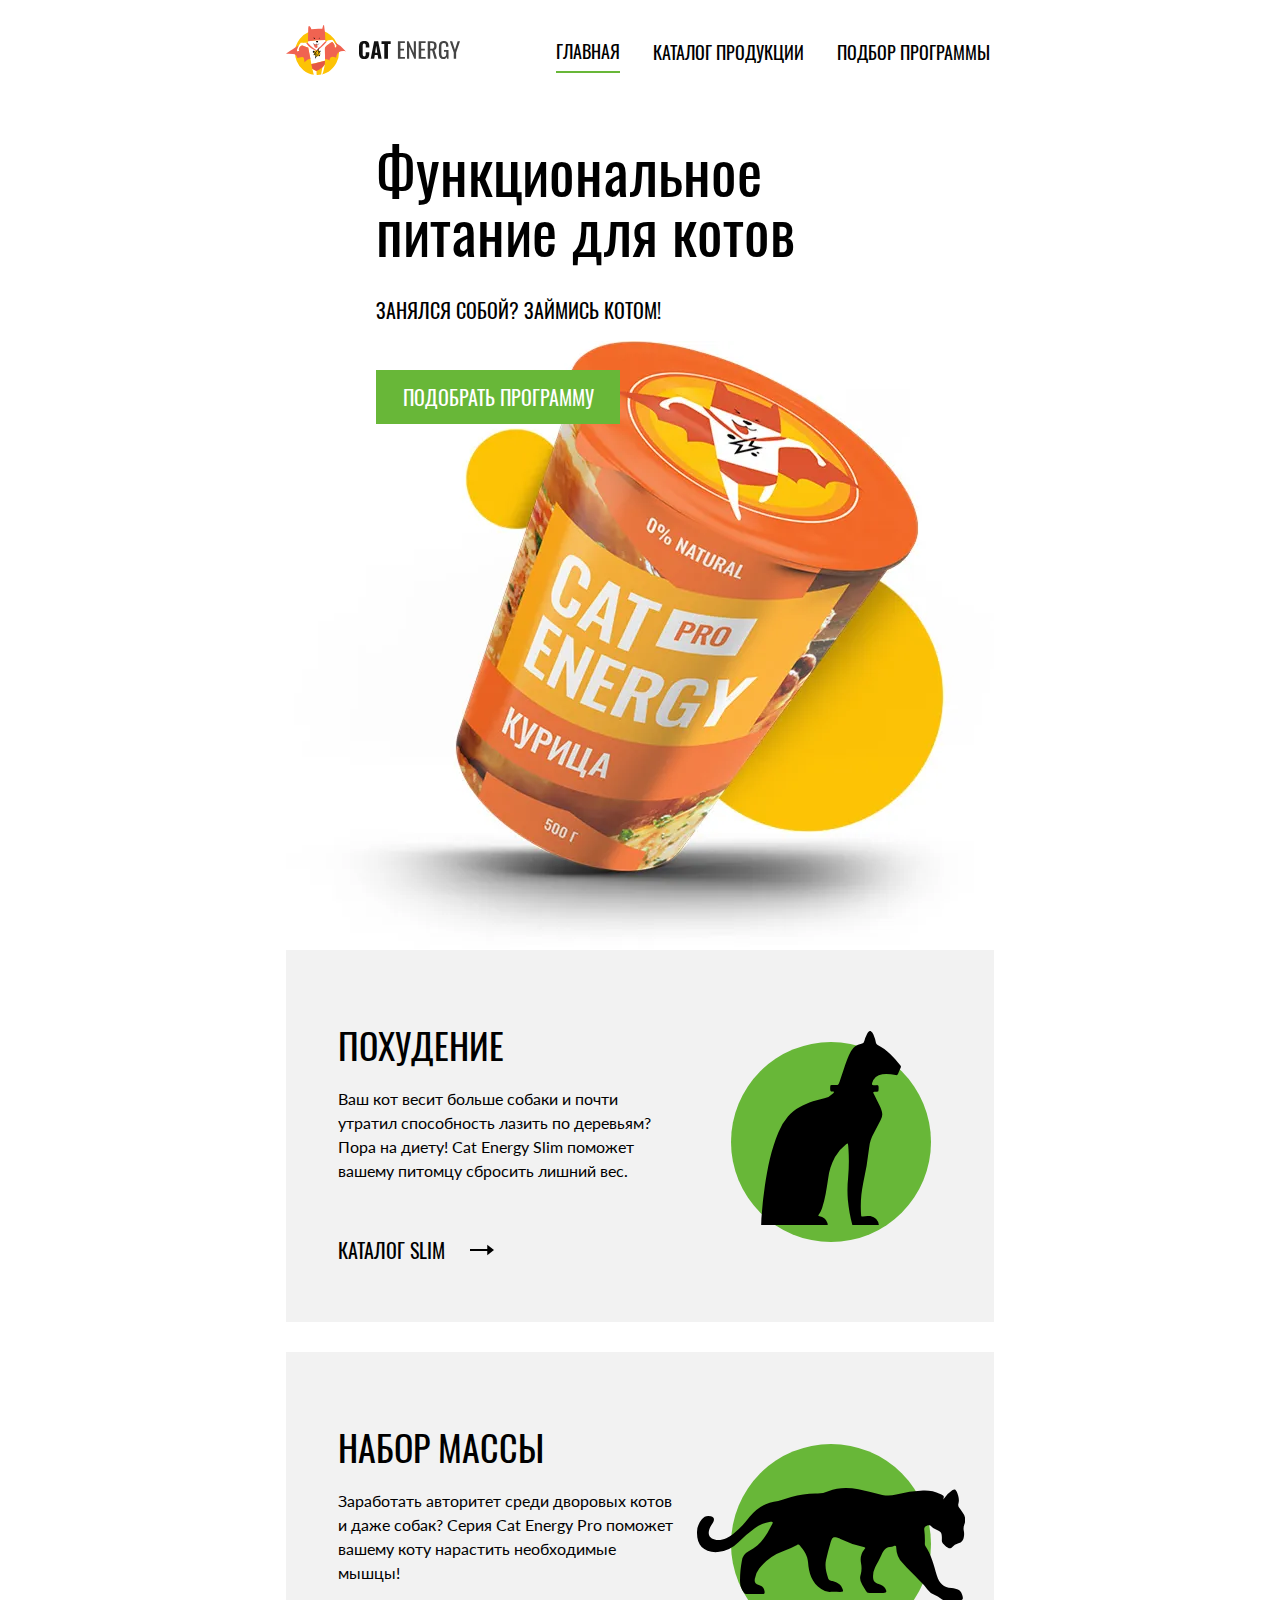
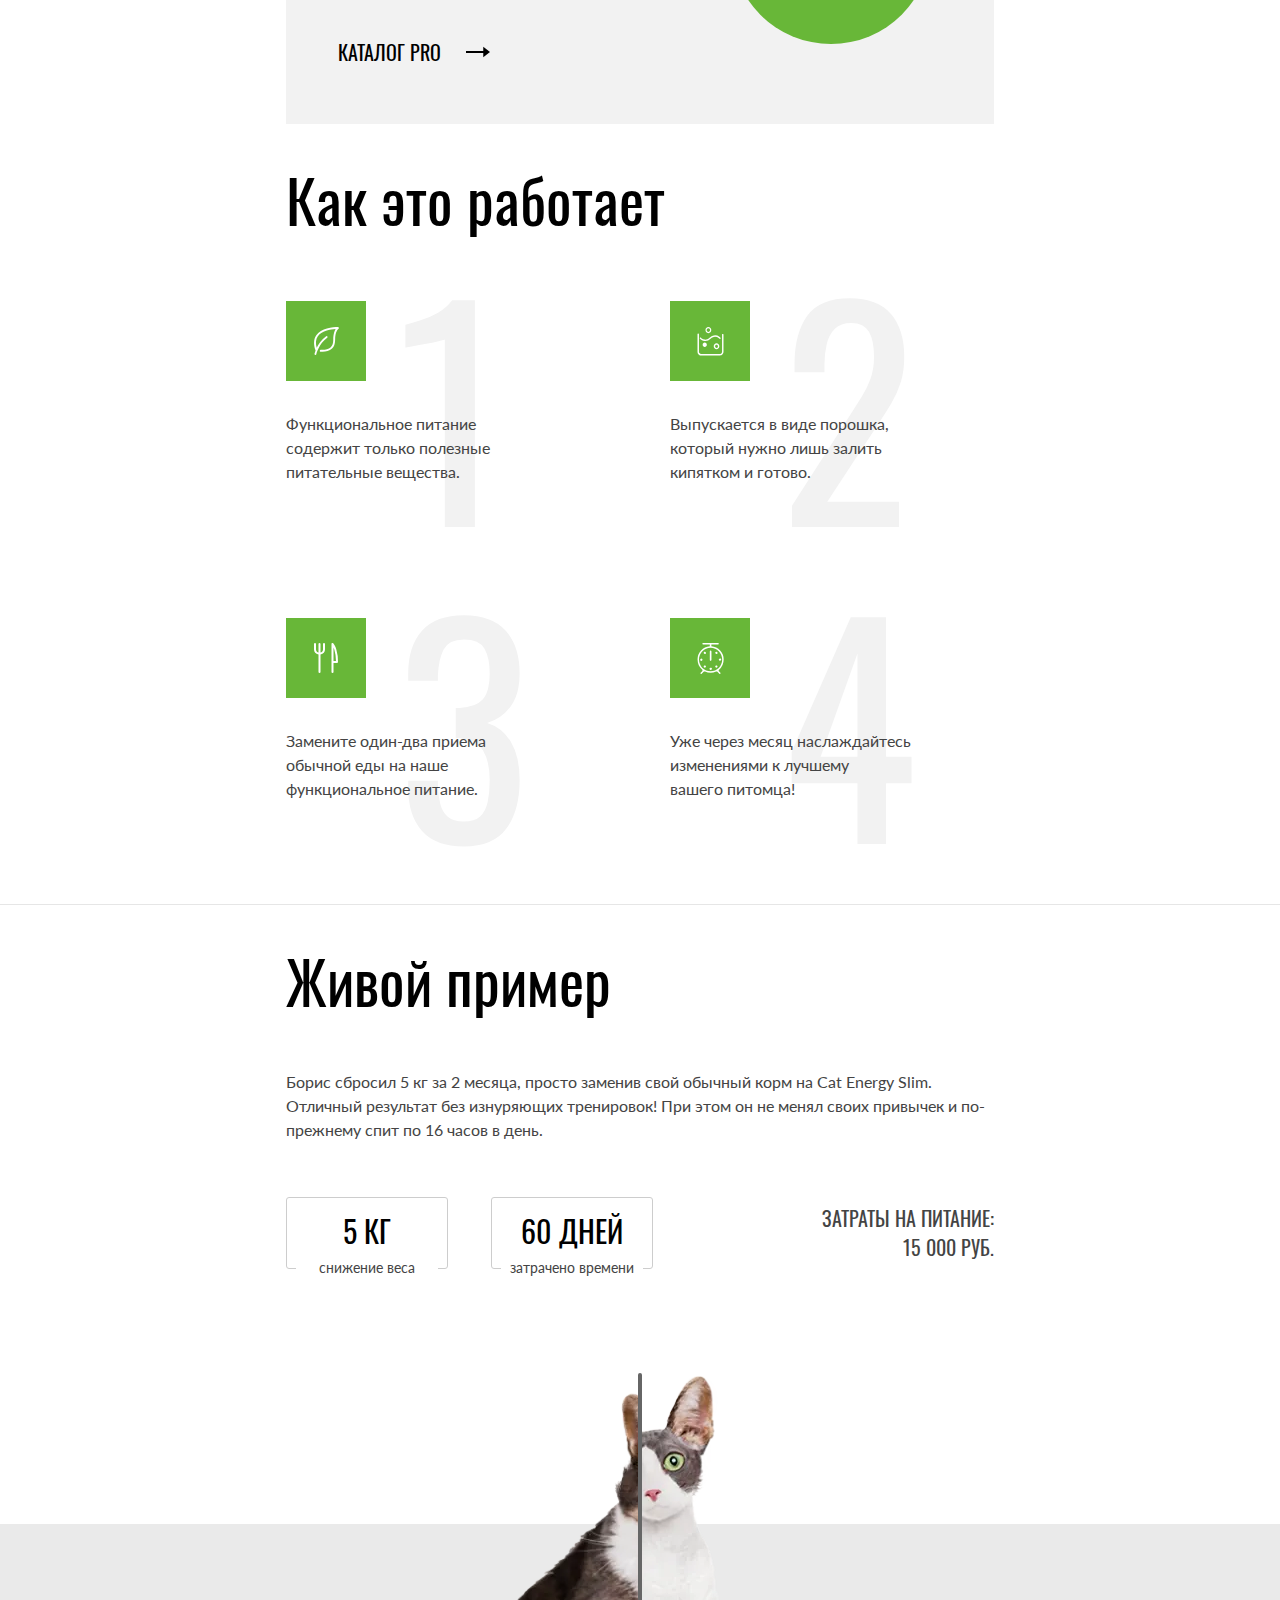
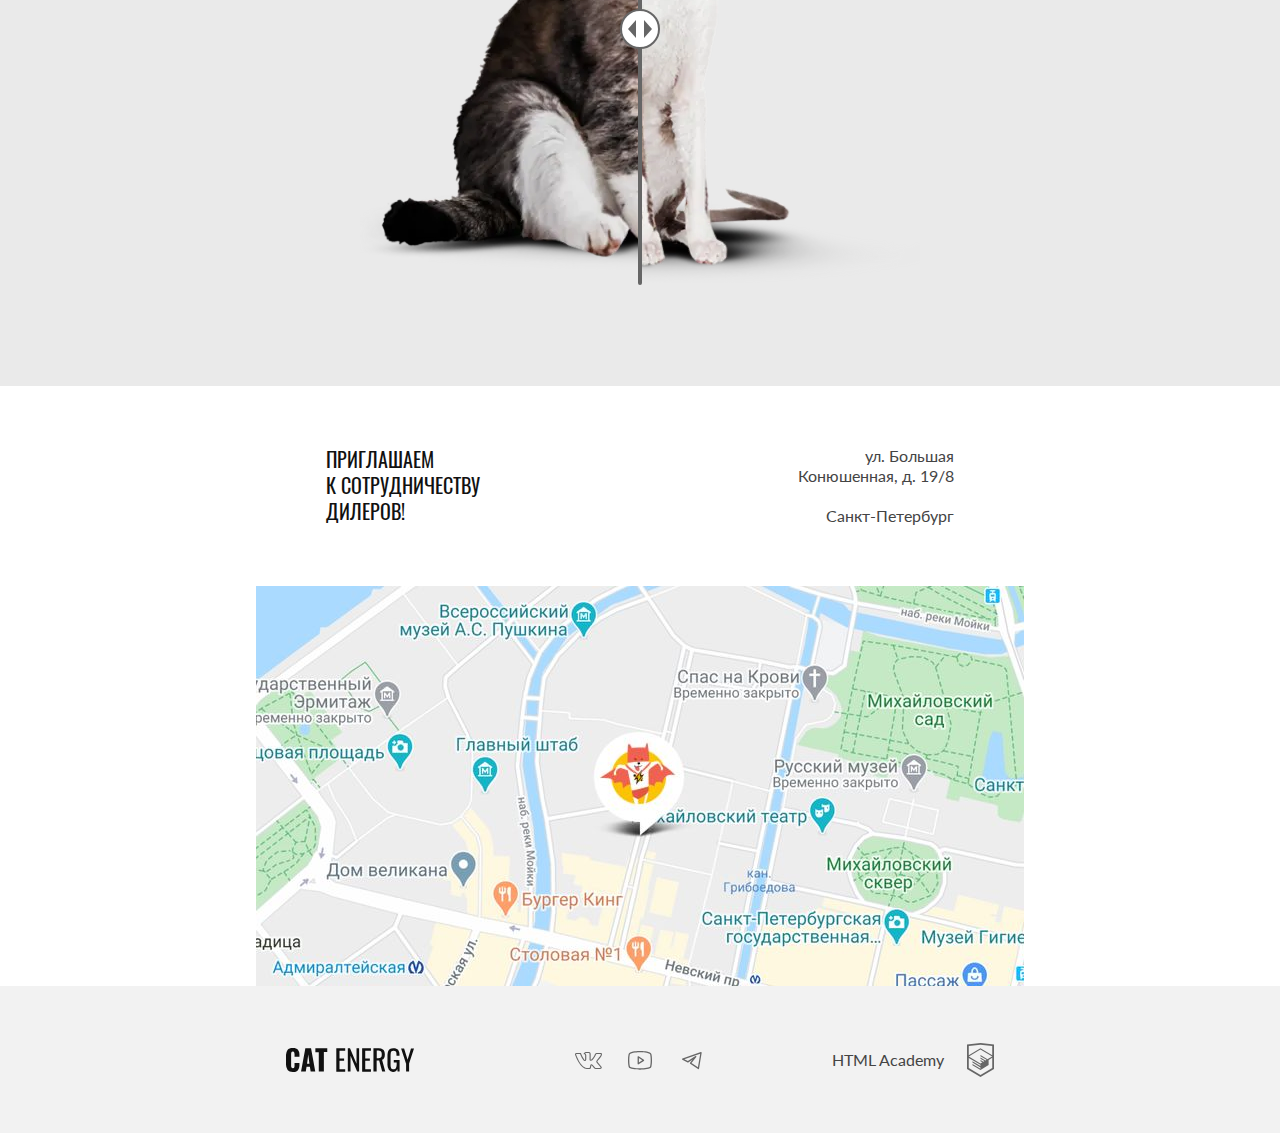
<file: index.html>
<!DOCTYPE html><html class="page" lang="ru"><head><meta charset="UTF-8"><title>Cat Energy - Главная</title><meta name="viewport" content="width=device-width,initial-scale=1"><link rel="stylesheet" href="styles/styles.css"><script src="scripts/index.js" defer="defer"></script><!-- favicons --><link rel="icon" href="favicon.ico"><link rel="icon" href="favicons/icon.svg" type="image/svg+xml"><link rel="apple-touch-icon" href="favicons/180.png"><link rel="manifest" href="manifest.webmanifest"><link rel="preload" href="fonts/lato/Lato-Regular.woff2" type="font/woff2" as="font" crossorigin="anonymous"><link rel="preload" href="fonts/oswald/oswaldregular.woff2" type="font/woff2" as="font" crossorigin="anonymous"></head><body class="page__body"><header class="header"><div class="header__wrapper"><div class="header__container container"><a class="header__logo" href="index.html" aria-current="page"><picture><source width="70" height="59" type="image/svg+xml" media="(min-width: 1440px)" srcset="images/logo-icon-desktop.svg"><source width="60" height="50" type="image/svg+xml" media="(min-width: 768px)" srcset="images/logo-icon-tablet.svg"><img class="header__logo-icon" src="images/logo-icon-mobile.svg" width="33" height="38" alt="Логотип компании."></picture><picture><source width="118" height="21" type="image/svg+xml" media="(min-width: 1440px)" srcset="images/logo-text-desktop.svg"><source width="101" height="18" type="image/svg+xml" media="(min-width: 768px)" srcset="images/logo-text-tablet.svg"><img class="header__logo-text" src="images/logo-text-mobile.svg" width="101" height="18" alt="Кэт Энерджи."></picture></a><!-- модификатор no-js - вариант без js, модификатор closed - меню закрыто, модификатор opened - меню открыто --><nav class="nav nav--no-js"><button class="nav__toggle" type="button"><span class="visually-hidden">Открыть меню.</span></button><ul class="nav__list"><li class="nav__item"><a class="nav__link nav__link--current" href="index.html" aria-current="page">Главная</a></li><li class="nav__item"><a class="nav__link" href="catalog.html">Каталог продукции</a></li><li class="nav__item"><a class="nav__link" href="form.html">Подбор программы</a></li></ul></nav></div><h1 class="visually-hidden">Интернет-магазин диетического питания для котов "Кэт Энерджи".</h1><section class="promo"><div class="promo__container container"><h2 class="promo__title section-title">Функциональное питание для котов</h2><p class="promo__subtitle">Занялся собой? Займись котом!</p><div class="promo__img"><picture><source width="552" height="499" type="image/webp" media="(min-width: 1440px)" srcset="images/promo-product-desktop@1x.webp, images/promo-product-desktop@2x.webp 2x"><source width="709" height="609" type="image/webp" media="(min-width: 768px)" srcset="images/promo-product-tablet@1x.webp, images/promo-product-tablet@2x.webp 2x"><source width="280" height="270" type="image/webp" srcset="images/promo-product-mobile@1x.webp, images/promo-product-mobile@2x.webp 2x"><source width="552" height="499" type="image/png" media="(min-width: 1440px)" srcset="images/promo-product-desktop@1x.png, images/promo-product-desktop@2x.png 2x"><source width="709" height="609" type="image/jpg" media="(min-width: 768px)" srcset="images/promo-product-tablet@1x.jpg, images/promo-product-tablet@2x.jpg 2x"><img src="images/promo-product-mobile@1x.png" srcset="images/promo-product-mobile@2x.png 2x" width="280" height="270" alt="Корм для котов Кэт Энерджи Про со вкусом курицы."></picture></div><!-- для всех кнопок - модификатор disabled для отключения --> <a class="promo__button button button--primary" href="form.html">Подобрать программу</a></div></section></div></header><main class="main-container"><section class="programs"><div class="container"><h2 class="visually-hidden">Программы питания.</h2><ul class="programs__list"><li class="programs__item programs__item--slim"><h3 class="programs__title">Похудение</h3><p class="programs__desc">Ваш кот весит больше собаки и почти утратил способность лазить по деревьям? Пора на диету! Cat Energy Slim поможет вашему питомцу сбросить лишний вес.</p><a class="programs__link" href="catalog.html">Каталог Slim</a></li><li class="programs__item programs__item--strong"><h3 class="programs__title">Набор массы</h3><p class="programs__desc">Заработать авторитет среди дворовых котов и даже собак? Серия Cat Energy Pro поможет вашему коту нарастить необходимые мышцы!</p><a class="programs__link" href="catalog.html">Каталог Pro</a></li></ul></div></section><section class="features"><div class="container"><h2 class="features__title section-title">Как это работает</h2><ul class="features__list"><li class="features__item features__item--leaf"><p class="features__desc">Функциональное питание содержит только полезные питательные вещества.</p></li><li class="features__item features__item--water"><p class="features__desc">Выпускается в виде порошка, который нужно лишь залить кипятком и готово.</p></li><li class="features__item features__item--cutlery"><p class="features__desc">Замените один-два приема обычной еды на наше функциональное питание.</p></li><li class="features__item features__item--scales"><p class="features__desc">Уже через месяц наслаждайтесь изменениями к лучшему вашего&nbsp;питомца!</p></li></ul></div></section><section class="demo"><div class="demo__container container"><h2 class="demo__title section-title">Живой пример</h2><p class="demo__desc">Борис сбросил 5 кг за 2 месяца, просто заменив свой обычный корм на Cat Energy Slim. Отличный результат без&nbsp;изнуряющих тренировок! При этом он не менял своих привычек и по-прежнему спит по 16 часов в день.</p><div class="demo__wrapper"><dl class="demo__list"><div class="demo__item"><dt class="demo__key">Cнижение веса</dt><dd class="demo__value">5 кг</dd></div><div class="demo__item"><dt class="demo__key">Затрачено времени</dt><dd class="demo__value">60 дней</dd></div></dl><p class="demo__total">Затраты на питание: <span class="demo__price">15 000 руб.</span></p></div><!-- модификатор no-js - вариант без js, удаляется при работающем JS --><div class="demo__slider demo-slider demo-slider--no-js" style="--control-position: 0.5"><picture><source width="560" height="512" type="image/webp" media="(min-width: 768px)" srcset="images/cat-before-tablet@1x.webp, images/cat-before-tablet@2x.webp 2x"><source width="280" height="256" type="image/webp" srcset="images/cat-before-mobile@1x.webp, images/cat-before-mobile@2x.webp 2x"><source width="560" height="512" type="image/png" media="(min-width: 768px)" srcset="images/cat-before-tablet@1x.png, images/cat-before-tablet@2x.png 2x"><img class="demo-slider__image demo-slider__image--before" src="images/cat-before-mobile@1x.png" srcset="images/cat-before-mobile@2x.png 2x" width="280" height="256" alt="Толстый серо-белый кот с разным цветом глаз - желтым и зеленым."></picture><button class="demo-slider__control" type="button"><span class="visually-hidden">Ползунок. Кот до и после.</span></button><picture><source width="560" height="512" type="image/webp" media="(min-width: 768px)" srcset="images/cat-after-tablet@1x.webp, images/cat-after-tablet@2x.webp 2x"><source width="280" height="256" type="image/webp" srcset="images/cat-after-mobile@1x.webp, images/cat-after-mobile@2x.webp 2x"><source width="560" height="512" type="image/png" media="(min-width: 768px)" srcset="images/cat-after-tablet@1x.png, images/cat-after-tablet@2x.png 2x"><img class="demo-slider__image demo-slider__image--after" src="images/cat-after-mobile@1x.png" srcset="images/cat-after-mobile@2x.png 2x" width="280" height="256" alt="Худой серо-белый кот с разным цветом глаз - желтым и зеленым."></picture></div></div></section><section class="location"><div class="location__wrapper"><h2 class="visually-hidden">Где нас найти.</h2><p class="location__title">Приглашаем к&nbsp;сотрудничеству дилеров!</p><address class="location__address"><p>ул. Большая Конюшенная, д. 19/8</p><p>Санкт-Петербург</p></address></div><div class="location__map-container"><iframe class="location__map" src="https://www.google.com/maps/embed?pb=!1m18!1m12!1m3!1d999.3018527820329!2d30.321757256926784!3d59.93871783729141!2m3!1f0!2f0!3f0!3m2!1i1024!2i768!4f13.1!3m3!1m2!1s0x4696310fca145cc1%3A0x42b32648d8238007!2sBolshaya%20Konyushennaya%20St%2C%2019%2F8%2C%20Sankt-Peterburg%2C%20191186!5e0!3m2!1sen!2sru!4v1705253630885!5m2!1sen!2sru" loading="lazy" referrerpolicy="no-referrer-when-downgrade" title="Офис компании по адресу улица Большая Конюшенная, 19/8, Санкт-Петербург"></iframe></div></section></main><footer class="footer"><div class="footer__container container"><a class="footer__logo" href="index.html" aria-current="page"><span class="visually-hidden">Логотип компании - Кэт Энерджи.</span> <svg width="128" height="24"><use href="images/icons/stack.svg#footer-logo"></use></svg></a><section class="footer__socials"><h2 class="visually-hidden">Мы в социальных сетях.</h2><ul class="socials"><li class="socials__item"><a class="socials__link socials__link--vk" href="https://vk.com/htmlacademy"><span class="visually-hidden">ВКонтакте.</span></a></li><li class="socials__item"><a class="socials__link socials__link--youtube" href="https://www.youtube.com/user/htmlacademyru"><span class="visually-hidden" lang="en">YouTube.</span></a></li><li class="socials__item"><a class="socials__link socials__link--telegram" href="https://t.me/htmlacademy"><span class="visually-hidden">Телеграм.</span></a></li></ul></section><section class="footer__credits"><h2 class="visually-hidden">Авторы сайта.</h2><a class="footer__credits-link" href="https://htmlacademy.ru/intensive/adaptive"><p class="footer__credits-text">HTML Academy</p><svg class="footer__credits-logo" width="27" height="34"><use href="images/icons/stack.svg#academy-logo"></use></svg></a></section></div></footer></body></html>
</file>
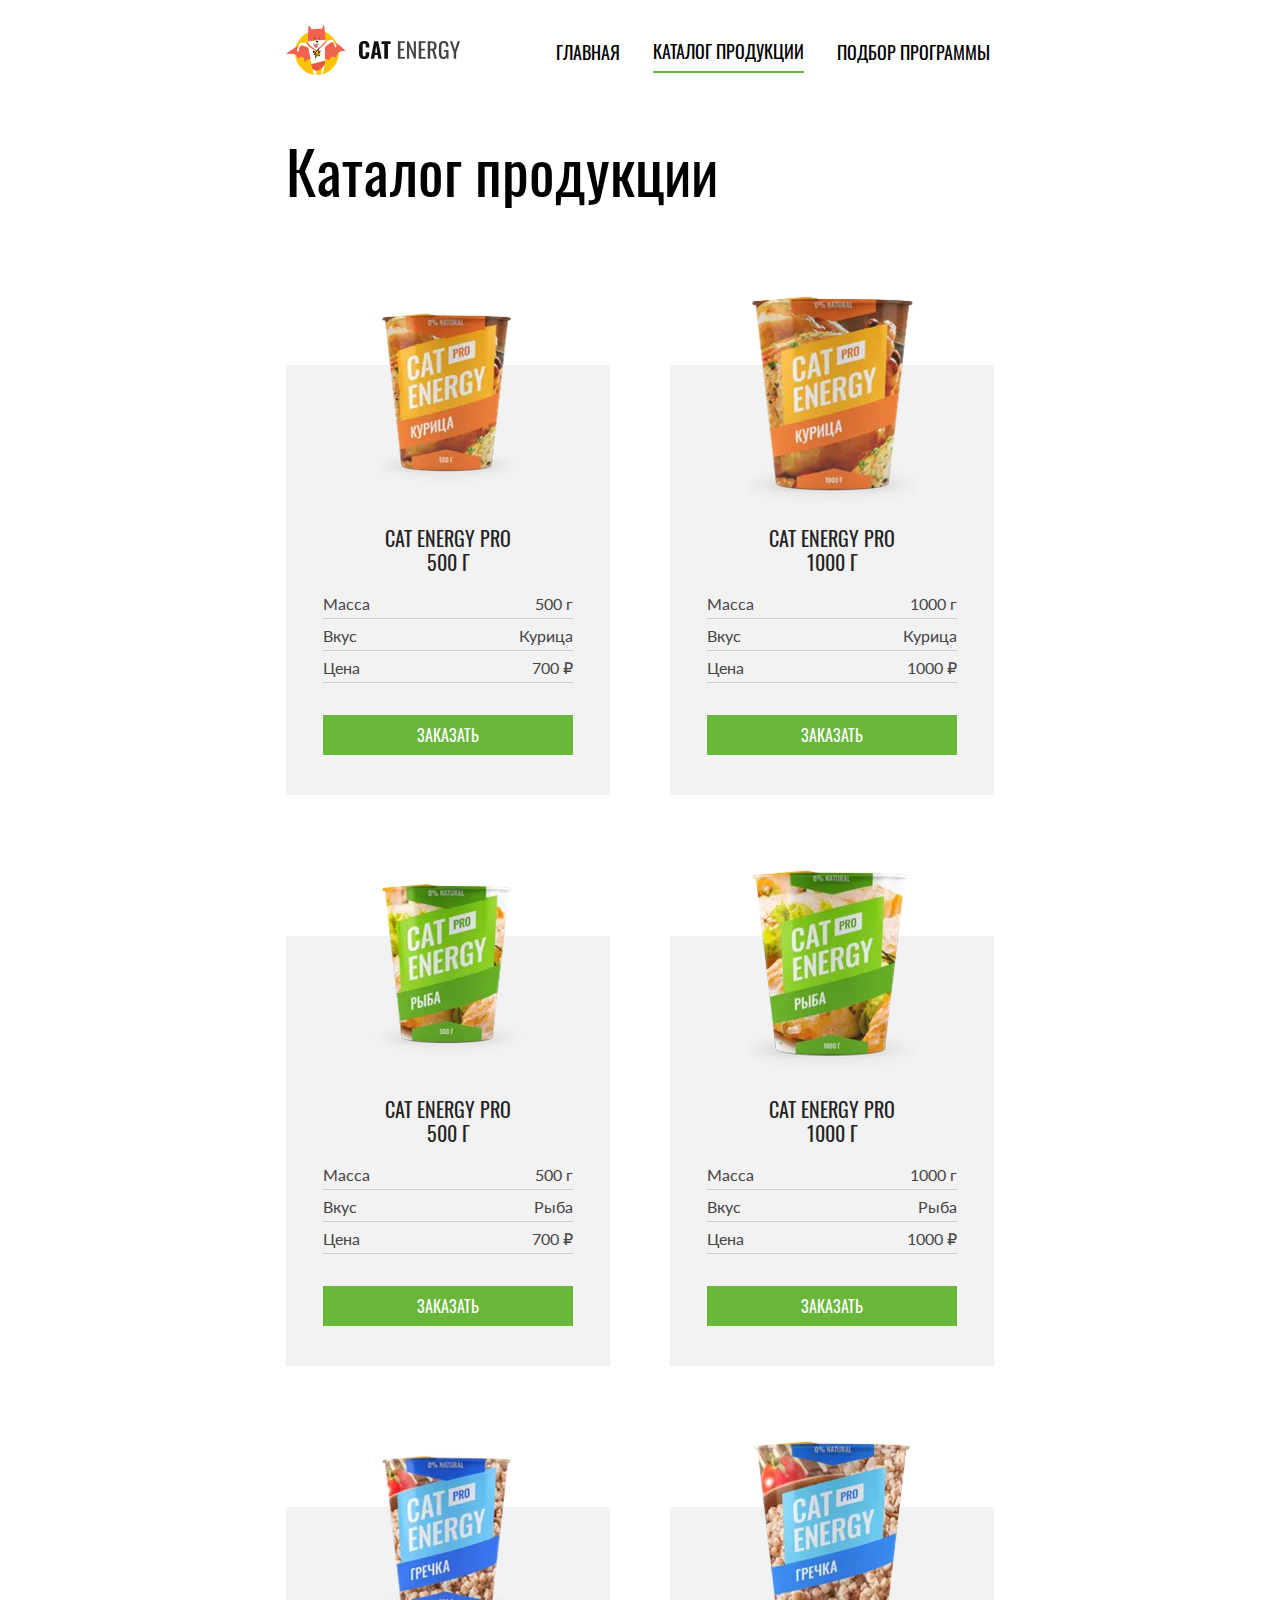
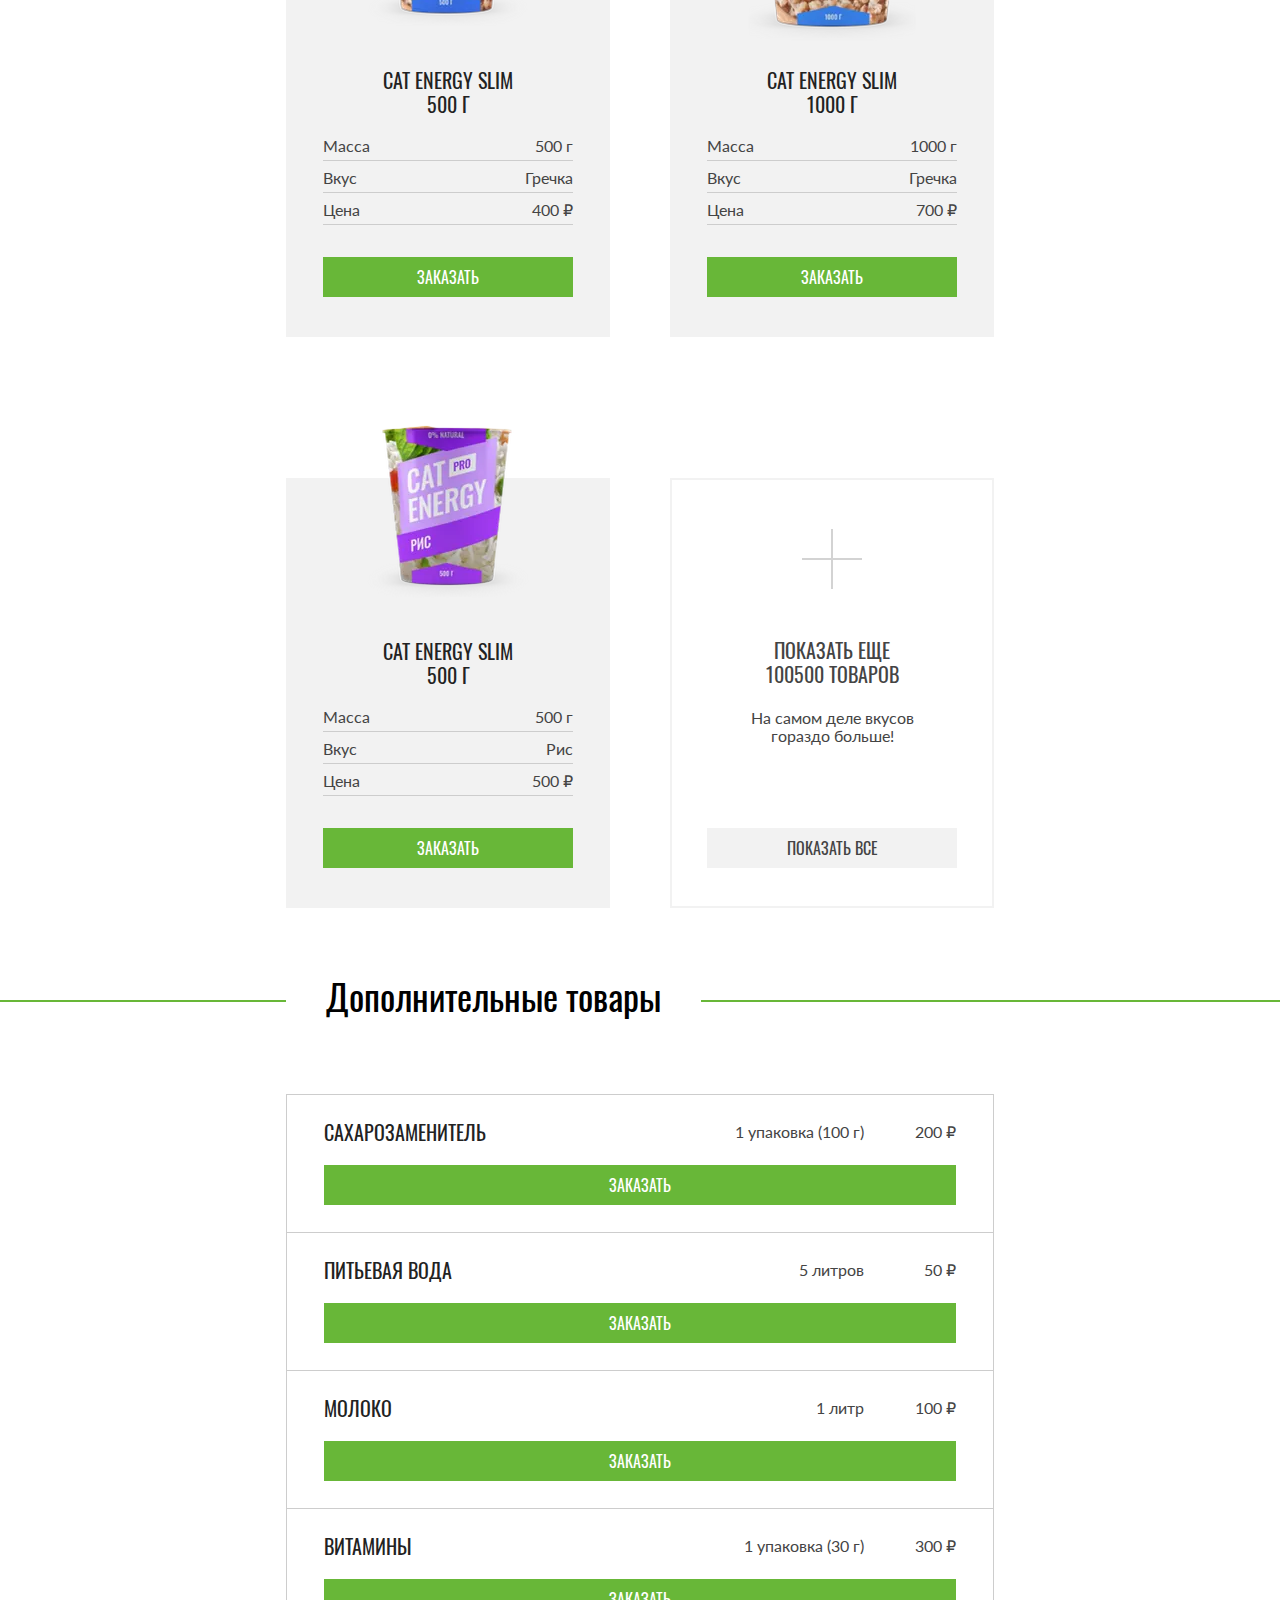
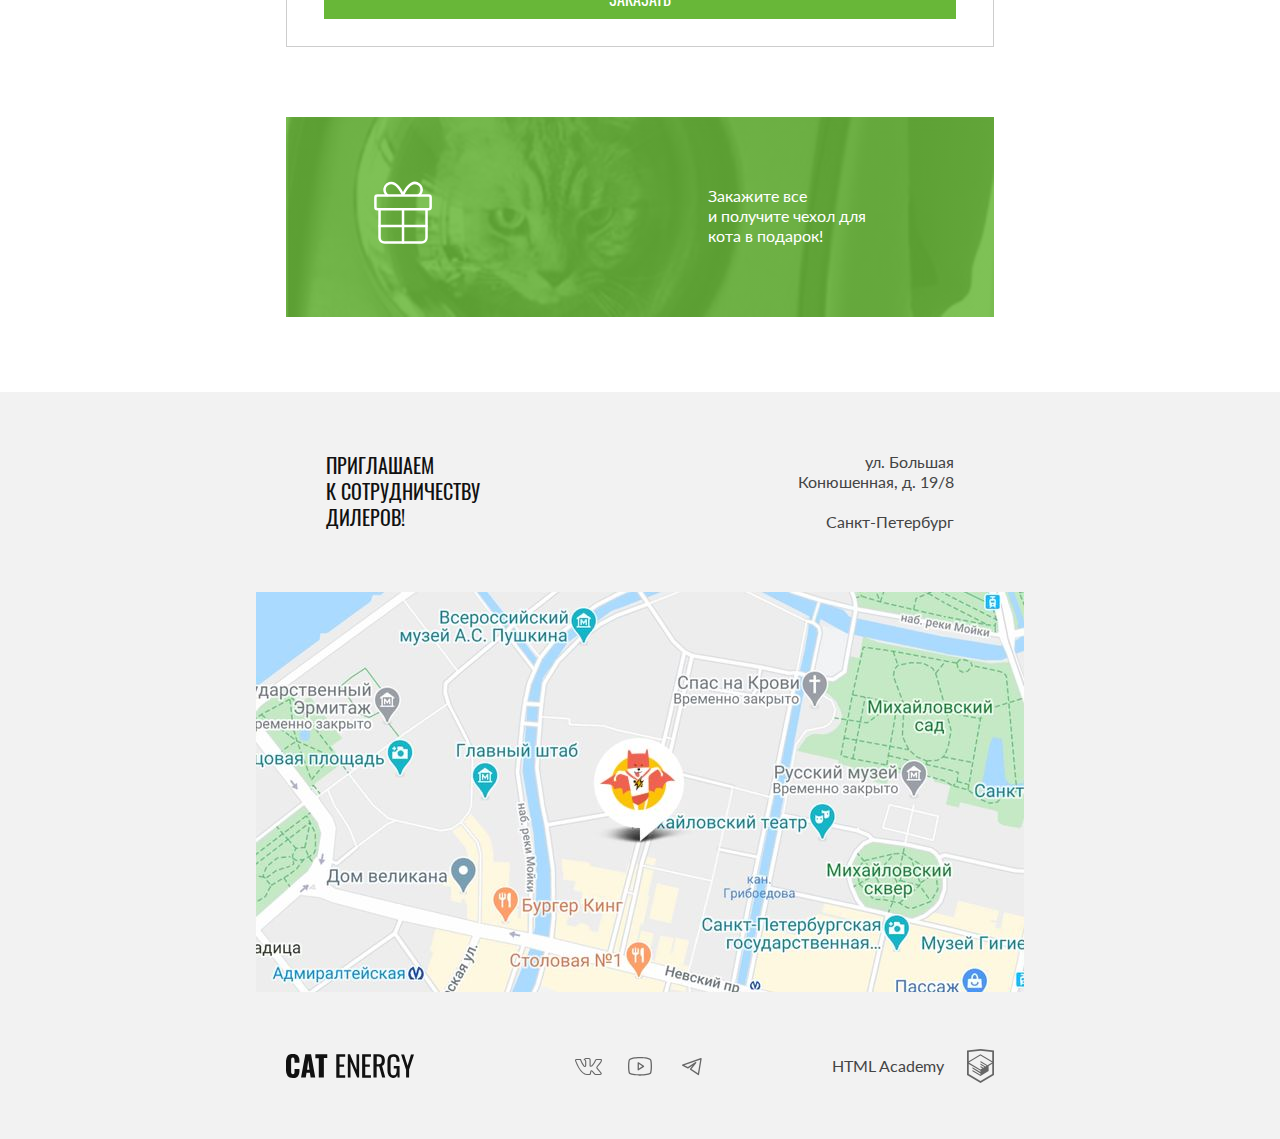
<file: catalog.html>
<!DOCTYPE html><html class="page" lang="ru"><head><meta charset="UTF-8"><title>Cat Energy - Каталог продукции</title><meta name="viewport" content="width=device-width,initial-scale=1"><link rel="stylesheet" href="styles/styles.css"><script src="scripts/index.js" defer="defer"></script><!-- favicons --><link rel="icon" href="favicon.ico"><link rel="icon" href="favicons/icon.svg" type="image/svg+xml"><link rel="apple-touch-icon" href="favicons/180.png"><link rel="manifest" href="manifest.webmanifest"><link rel="preload" href="fonts/lato/Lato-Regular.woff2" type="font/woff2" as="font" crossorigin="anonymous"><link rel="preload" href="fonts/oswald/oswaldregular.woff2" type="font/woff2" as="font" crossorigin="anonymous"></head><body class="page__body"><header class="header"><div class="header__container container"><a class="header__logo" href="index.html"><picture><source width="70" height="59" type="image/svg+xml" media="(min-width: 1440px)" srcset="images/logo-icon-desktop.svg"><source width="60" height="50" type="image/svg+xml" media="(min-width: 768px)" srcset="images/logo-icon-tablet.svg"><img class="header__logo-icon" src="images/logo-icon-mobile.svg" width="33" height="38" alt="Логотип компании."></picture><picture><source width="118" height="21" type="image/svg+xml" media="(min-width: 1440px)" srcset="images/logo-text-desktop.svg"><source width="101" height="18" type="image/svg+xml" media="(min-width: 768px)" srcset="images/logo-text-tablet.svg"><img class="header__logo-text" src="images/logo-text-mobile.svg" width="101" height="18" alt="Кэт Энерджи."></picture></a><!-- модификатор no-js - вариант без js, модификатор closed - меню закрыто, модификатор opened - меню открыто --><nav class="nav nav--no-js"><button class="nav__toggle" type="button"><span class="visually-hidden">Открыть меню.</span></button><ul class="nav__list nav__list--inner"><li class="nav__item"><a class="nav__link" href="index.html">Главная</a></li><li class="nav__item"><a class="nav__link nav__link--current" href="catalog.html" aria-current="page">Каталог продукции</a></li><li class="nav__item"><a class="nav__link" href="form.html">Подбор программы</a></li></ul></nav></div></header><main class="main-container main-container--inner"><section class="products"><div class="products__container"><h1 class="products__title section-title">Каталог продукции</h1><h2 class="visually-hidden">Основная продукция.</h2><ul class="products__list"><li class="products__item product-card"><div class="product-card__container"><a class="product-card__img" href="#"><picture><source width="169" height="210" type="image/webp" media="(min-width: 1440px)" srcset="images/pro-chicken-500-desktop@1x.webp, images/pro-chicken-500-desktop@2x.webp 2x"><source width="200" height="210" type="image/webp" media="(min-width: 768px)" srcset="images/pro-chicken-500-tablet@1x.webp, images/pro-chicken-500-tablet@2x.webp 2x"><source width="140" height="107" type="image/webp" srcset="images/pro-chicken-500-mobile@1x.webp, images/pro-chicken-500-mobile@2x.webp 2x"><source width="169" height="210" type="image/png" media="(min-width: 1440px)" srcset="images/pro-chicken-500-desktop@1x.png, images/pro-chicken-500-desktop@2x.png 2x"><source width="200" height="210" type="image/png" media="(min-width: 768px)" srcset="images/pro-chicken-500-tablet@1x.png, images/pro-chicken-500-tablet@2x.png 2x"><img src="images/pro-chicken-500-mobile@1x.png" srcset="images/pro-chicken-500-mobile@2x.png 2x" width="140" height="107" alt="Корм для котов Кэт Энерджи Про со вкусом курицы, 500 грамм."></picture></a><div class="product-card__content"><h3 class="product-card__title"><a class="product-card__link" href="#">Cat Energy PRO 500 г</a></h3><dl class="product-card__stats"><div class="product-card__stats-item"><dt>Масса</dt><dd>500 г</dd></div><div class="product-card__stats-item"><dt>Вкус</dt><dd>Курица</dd></div><div class="product-card__stats-item"><dt>Цена</dt><dd>700 ₽</dd></div></dl></div><a class="product-card__button button button--primary" href="#">Заказать</a></div></li><li class="products__item product-card"><div class="product-card__container"><a class="product-card__img" href="#"><picture><source width="169" height="210" type="image/webp" media="(min-width: 1440px)" srcset="images/pro-chicken-1000-desktop@1x.webp, images/pro-chicken-1000-desktop@2x.webp 2x"><source width="200" height="210" type="image/webp" media="(min-width: 768px)" srcset="images/pro-chicken-1000-tablet@1x.webp, images/pro-chicken-1000-tablet@2x.webp 2x"><source width="140" height="107" type="image/webp" srcset="images/pro-chicken-1000-mobile@1x.webp, images/pro-chicken-1000-mobile@2x.webp 2x"><source width="169" height="210" type="image/png" media="(min-width: 1440px)" srcset="images/pro-chicken-1000-desktop@1x.png, images/pro-chicken-1000-desktop@2x.png 2x"><source width="200" height="210" type="image/png" media="(min-width: 768px)" srcset="images/pro-chicken-1000-tablet@1x.png, images/pro-chicken-1000-tablet@2x.png 2x"><img src="images/pro-chicken-1000-mobile@1x.png" srcset="images/pro-chicken-1000-mobile@2x.png 2x" width="140" height="107" alt="Корм для котов Кэт Энерджи Про со вкусом курицы, 1000 грамм."></picture></a><div class="product-card__content"><h3 class="product-card__title"><a class="product-card__link" href="#">Cat Energy PRO 1000 г</a></h3><dl class="product-card__stats"><div class="product-card__stats-item"><dt>Масса</dt><dd>1000 г</dd></div><div class="product-card__stats-item"><dt>Вкус</dt><dd>Курица</dd></div><div class="product-card__stats-item"><dt>Цена</dt><dd>1000 ₽</dd></div></dl></div><a class="product-card__button button button--primary" href="#">Заказать</a></div></li><li class="products__item product-card"><div class="product-card__container"><a class="product-card__img" href="#"><picture><source width="169" height="210" type="image/webp" media="(min-width: 1440px)" srcset="images/pro-fish-500-desktop@1x.webp, images/pro-fish-500-desktop@2x.webp 2x"><source width="200" height="210" type="image/webp" media="(min-width: 768px)" srcset="images/pro-fish-500-tablet@1x.webp, images/pro-fish-500-tablet@2x.webp 2x"><source width="140" height="107" type="image/webp" srcset="images/pro-fish-500-mobile@1x.webp, images/pro-fish-500-mobile@2x.webp 2x"><source width="169" height="210" type="image/png" media="(min-width: 1440px)" srcset="images/pro-fish-500-desktop@1x.png, images/pro-fish-500-desktop@2x.png 2x"><source width="200" height="210" type="image/png" media="(min-width: 768px)" srcset="images/pro-fish-500-tablet@1x.png, images/pro-fish-500-tablet@2x.png 2x"><img src="images/pro-fish-500-mobile@1x.png" srcset="images/pro-fish-500-mobile@2x.png 2x" width="140" height="107" alt="Корм для котов Кэт Энерджи Про со вкусом рыбы, 500 грамм."></picture></a><div class="product-card__content"><h3 class="product-card__title"><a class="product-card__link" href="#">Cat Energy PRO 500 г</a></h3><dl class="product-card__stats"><div class="product-card__stats-item"><dt>Масса</dt><dd>500 г</dd></div><div class="product-card__stats-item"><dt>Вкус</dt><dd>Рыба</dd></div><div class="product-card__stats-item"><dt>Цена</dt><dd>700 ₽</dd></div></dl></div><a class="product-card__button button button--primary" href="#">Заказать</a></div></li><li class="products__item product-card"><div class="product-card__container"><a class="product-card__img" href="#"><picture><source width="169" height="210" type="image/webp" media="(min-width: 1440px)" srcset="images/pro-fish-1000-desktop@1x.webp, images/pro-fish-1000-desktop@2x.webp 2x"><source width="200" height="210" type="image/webp" media="(min-width: 768px)" srcset="images/pro-fish-1000-tablet@1x.webp, images/pro-fish-1000-tablet@2x.webp 2x"><source width="140" height="107" type="image/webp" srcset="images/pro-fish-1000-mobile@1x.webp, images/pro-fish-1000-mobile@2x.webp 2x"><source width="169" height="210" type="image/png" media="(min-width: 1440px)" srcset="images/pro-fish-1000-desktop@1x.png, images/pro-fish-1000-desktop@2x.png 2x"><source width="200" height="210" type="image/png" media="(min-width: 768px)" srcset="images/pro-fish-1000-tablet@1x.png, images/pro-fish-1000-tablet@2x.png 2x"><img src="images/pro-fish-1000-mobile@1x.png" srcset="images/pro-fish-1000-mobile@2x.png 2x" width="140" height="107" alt="Корм для котов Кэт Энерджи Про со вкусом рыбы, 1000 грамм."></picture></a><div class="product-card__content"><h3 class="product-card__title"><a class="product-card__link" href="#">Cat Energy PRO 1000 г</a></h3><dl class="product-card__stats"><div class="product-card__stats-item"><dt>Масса</dt><dd>1000 г</dd></div><div class="product-card__stats-item"><dt>Вкус</dt><dd>Рыба</dd></div><div class="product-card__stats-item"><dt>Цена</dt><dd>1000 ₽</dd></div></dl></div><a class="product-card__button button button--primary" href="#">Заказать</a></div></li><li class="products__item product-card"><div class="product-card__container"><a class="product-card__img" href="#"><picture><source width="169" height="210" type="image/webp" media="(min-width: 1440px)" srcset="images/slim-buckwheat-500-desktop@1x.webp, images/slim-buckwheat-500-desktop@2x.webp 2x"><source width="200" height="210" type="image/webp" media="(min-width: 768px)" srcset="images/slim-buckwheat-500-tablet@1x.webp, images/slim-buckwheat-500-tablet@2x.webp 2x"><source width="140" height="107" type="image/webp" srcset="images/slim-buckwheat-500-mobile@1x.webp, images/slim-buckwheat-500-mobile@2x.webp 2x"><source width="169" height="210" type="image/png" media="(min-width: 1440px)" srcset="images/slim-buckwheat-500-desktop@1x.png, images/slim-buckwheat-500-desktop@2x.png 2x"><source width="200" height="210" type="image/png" media="(min-width: 768px)" srcset="images/slim-buckwheat-500-tablet@1x.png, images/slim-buckwheat-500-tablet@2x.png 2x"><img src="images/slim-buckwheat-500-mobile@1x.png" srcset="images/slim-buckwheat-500-mobile@2x.png 2x" width="140" height="107" alt="Корм для котов Кэт Энерджи Слим со вкусом гречки, 500 грамм."></picture></a><div class="product-card__content"><h3 class="product-card__title"><a class="product-card__link" href="#">Cat Energy SLIM 500 г</a></h3><dl class="product-card__stats"><div class="product-card__stats-item"><dt>Масса</dt><dd>500 г</dd></div><div class="product-card__stats-item"><dt>Вкус</dt><dd>Гречка</dd></div><div class="product-card__stats-item"><dt>Цена</dt><dd>400 ₽</dd></div></dl></div><a class="product-card__button button button--primary" href="#">Заказать</a></div></li><li class="products__item product-card"><div class="product-card__container"><a class="product-card__img" href="#"><picture><source width="169" height="210" type="image/webp" media="(min-width: 1440px)" srcset="images/slim-buckwheat-1000-desktop@1x.webp, images/slim-buckwheat-1000-desktop@2x.webp 2x"><source width="200" height="210" type="image/webp" media="(min-width: 768px)" srcset="images/slim-buckwheat-1000-tablet@1x.webp, images/slim-buckwheat-1000-tablet@2x.webp 2x"><source width="140" height="107" type="image/webp" srcset="images/slim-buckwheat-1000-mobile@1x.webp, images/slim-buckwheat-1000-mobile@2x.webp 2x"><source width="169" height="210" type="image/png" media="(min-width: 1440px)" srcset="images/slim-buckwheat-1000-desktop@1x.png, images/slim-buckwheat-1000-desktop@2x.png 2x"><source width="200" height="210" type="image/png" media="(min-width: 768px)" srcset="images/slim-buckwheat-1000-tablet@1x.png, images/slim-buckwheat-1000-tablet@2x.png 2x"><img src="images/slim-buckwheat-1000-mobile@1x.png" srcset="images/slim-buckwheat-1000-mobile@2x.png 2x" width="140" height="107" alt="Корм для котов Кэт Энерджи Слим со вкусом гречки, 1000 грамм."></picture></a><div class="product-card__content"><h3 class="product-card__title"><a class="product-card__link" href="#">Cat Energy SLIM 1000 г</a></h3><dl class="product-card__stats"><div class="product-card__stats-item"><dt>Масса</dt><dd>1000 г</dd></div><div class="product-card__stats-item"><dt>Вкус</dt><dd>Гречка</dd></div><div class="product-card__stats-item"><dt>Цена</dt><dd>700 ₽</dd></div></dl></div><a class="product-card__button button button--primary" href="#">Заказать</a></div></li><li class="products__item product-card"><div class="product-card__container"><a class="product-card__img" href="#"><picture><source width="169" height="210" type="image/webp" media="(min-width: 1440px)" srcset="images/slim-rice-500-desktop@1x.webp, images/slim-rice-500-desktop@2x.webp 2x"><source width="200" height="210" type="image/webp" media="(min-width: 768px)" srcset="images/slim-rice-500-tablet@1x.webp, images/slim-rice-500-tablet@2x.webp 2x"><source width="140" height="107" type="image/webp" srcset="images/slim-rice-500-mobile@1x.webp, images/slim-rice-500-mobile@2x.webp 2x"><source width="169" height="210" type="image/png" media="(min-width: 1440px)" srcset="images/slim-rice-500-desktop@1x.png, images/slim-rice-500-desktop@2x.png 2x"><source width="200" height="210" type="image/png" media="(min-width: 768px)" srcset="images/slim-rice-500-tablet@1x.png, images/slim-rice-500-tablet@2x.png 2x"><img src="images/slim-rice-500-mobile@1x.png" srcset="images/slim-rice-500-mobile@2x.png 2x" width="140" height="107" alt="Корм для котов Кэт Энерджи Слим со вкусом риса, 500 грамм."></picture></a><div class="product-card__content"><h3 class="product-card__title"><a class="product-card__link" href="#">Cat Energy SLIM 500 г</a></h3><dl class="product-card__stats"><div class="product-card__stats-item"><dt>Масса</dt><dd>500 г</dd></div><div class="product-card__stats-item"><dt>Вкус</dt><dd>Рис</dd></div><div class="product-card__stats-item"><dt>Цена</dt><dd>500 ₽</dd></div></dl></div><a class="product-card__button button button--primary" href="#">Заказать</a></div></li><li class="products__item product-card product-card--more"><div class="product-card__container"><h3 class="product-card__title">Показать еще 100500 товаров</h3><p class="product-card__text">На самом деле вкусов гораздо больше!</p><a class="product-card__button button button--secondary" href="#">Показать все</a></div></li></ul></div></section><section class="extras"><div class="container"><h2 class="extras__title title-strikethrough"><span>Дополнительные товары</span></h2><div class="extras__wrapper"><ul class="extras__list"><li class="extras__item extra-card"><h3 class="extra-card__title">Сахарозаменитель</h3><dl class="extra-card__stats"><dt>1 упаковка (100 г)</dt><dd>200 ₽</dd></dl><a class="extra-card__button button button--primary" href="#">Заказать</a></li><li class="extras__item extra-card"><h3 class="extra-card__title">Питьевая вода</h3><dl class="extra-card__stats"><dt>5 литров</dt><dd>50 ₽</dd></dl><a class="extra-card__button button button--primary" href="#">Заказать</a></li><li class="extras__item extra-card"><h3 class="extra-card__title">Молоко</h3><dl class="extra-card__stats"><dt>1 литр</dt><dd>100 ₽</dd></dl><a class="extra-card__button button button--primary" href="#">Заказать</a></li><li class="extras__item extra-card"><h3 class="extra-card__title">Витамины</h3><dl class="extra-card__stats"><dt>1 упаковка (30 г)</dt><dd>300 ₽</dd></dl><a class="extra-card__button button button--primary" href="#">Заказать</a></li></ul><div class="extras__banner"><p class="extras__banner-text">Закажите все и&nbsp;получите чехол для кота в подарок!</p></div></div></div></section><section class="location location--inner-page"><div class="location__wrapper"><h2 class="visually-hidden">Где нас найти.</h2><p class="location__title">Приглашаем к&nbsp;сотрудничеству дилеров!</p><address class="location__address"><p>ул. Большая Конюшенная, д. 19/8</p><p>Санкт-Петербург</p></address></div><div class="location__map-container"><iframe class="location__map" src="https://www.google.com/maps/embed?pb=!1m18!1m12!1m3!1d999.3018527820329!2d30.321757256926784!3d59.93871783729141!2m3!1f0!2f0!3f0!3m2!1i1024!2i768!4f13.1!3m3!1m2!1s0x4696310fca145cc1%3A0x42b32648d8238007!2sBolshaya%20Konyushennaya%20St%2C%2019%2F8%2C%20Sankt-Peterburg%2C%20191186!5e0!3m2!1sen!2sru!4v1705253630885!5m2!1sen!2sru" loading="lazy" referrerpolicy="no-referrer-when-downgrade" title="Офис компании по адресу улица Большая Конюшенная, 19/8, Санкт-Петербург"></iframe></div></section></main><footer class="footer"><div class="footer__container container"><a class="footer__logo" href="index.html"><span class="visually-hidden">Логотип компании - Кэт Энерджи.</span> <svg width="128" height="24"><use href="images/icons/stack.svg#footer-logo"></use></svg></a><section class="footer__socials"><h2 class="visually-hidden">Мы в социальных сетях.</h2><ul class="socials"><li class="socials__item"><a class="socials__link socials__link--vk" href="https://vk.com/htmlacademy"><span class="visually-hidden">ВКонтакте.</span></a></li><li class="socials__item"><a class="socials__link socials__link--youtube" href="https://www.youtube.com/user/htmlacademyru"><span class="visually-hidden" lang="en">YouTube.</span></a></li><li class="socials__item"><a class="socials__link socials__link--telegram" href="https://t.me/htmlacademy"><span class="visually-hidden">Телеграм.</span></a></li></ul></section><section class="footer__credits"><h2 class="visually-hidden">Авторы сайта.</h2><a class="footer__credits-link" href="https://htmlacademy.ru/intensive/adaptive"><p class="footer__credits-text">HTML Academy</p><svg class="footer__credits-logo" width="27" height="34"><use href="images/icons/stack.svg#academy-logo"></use></svg></a></section></div></footer></body></html>
</file>
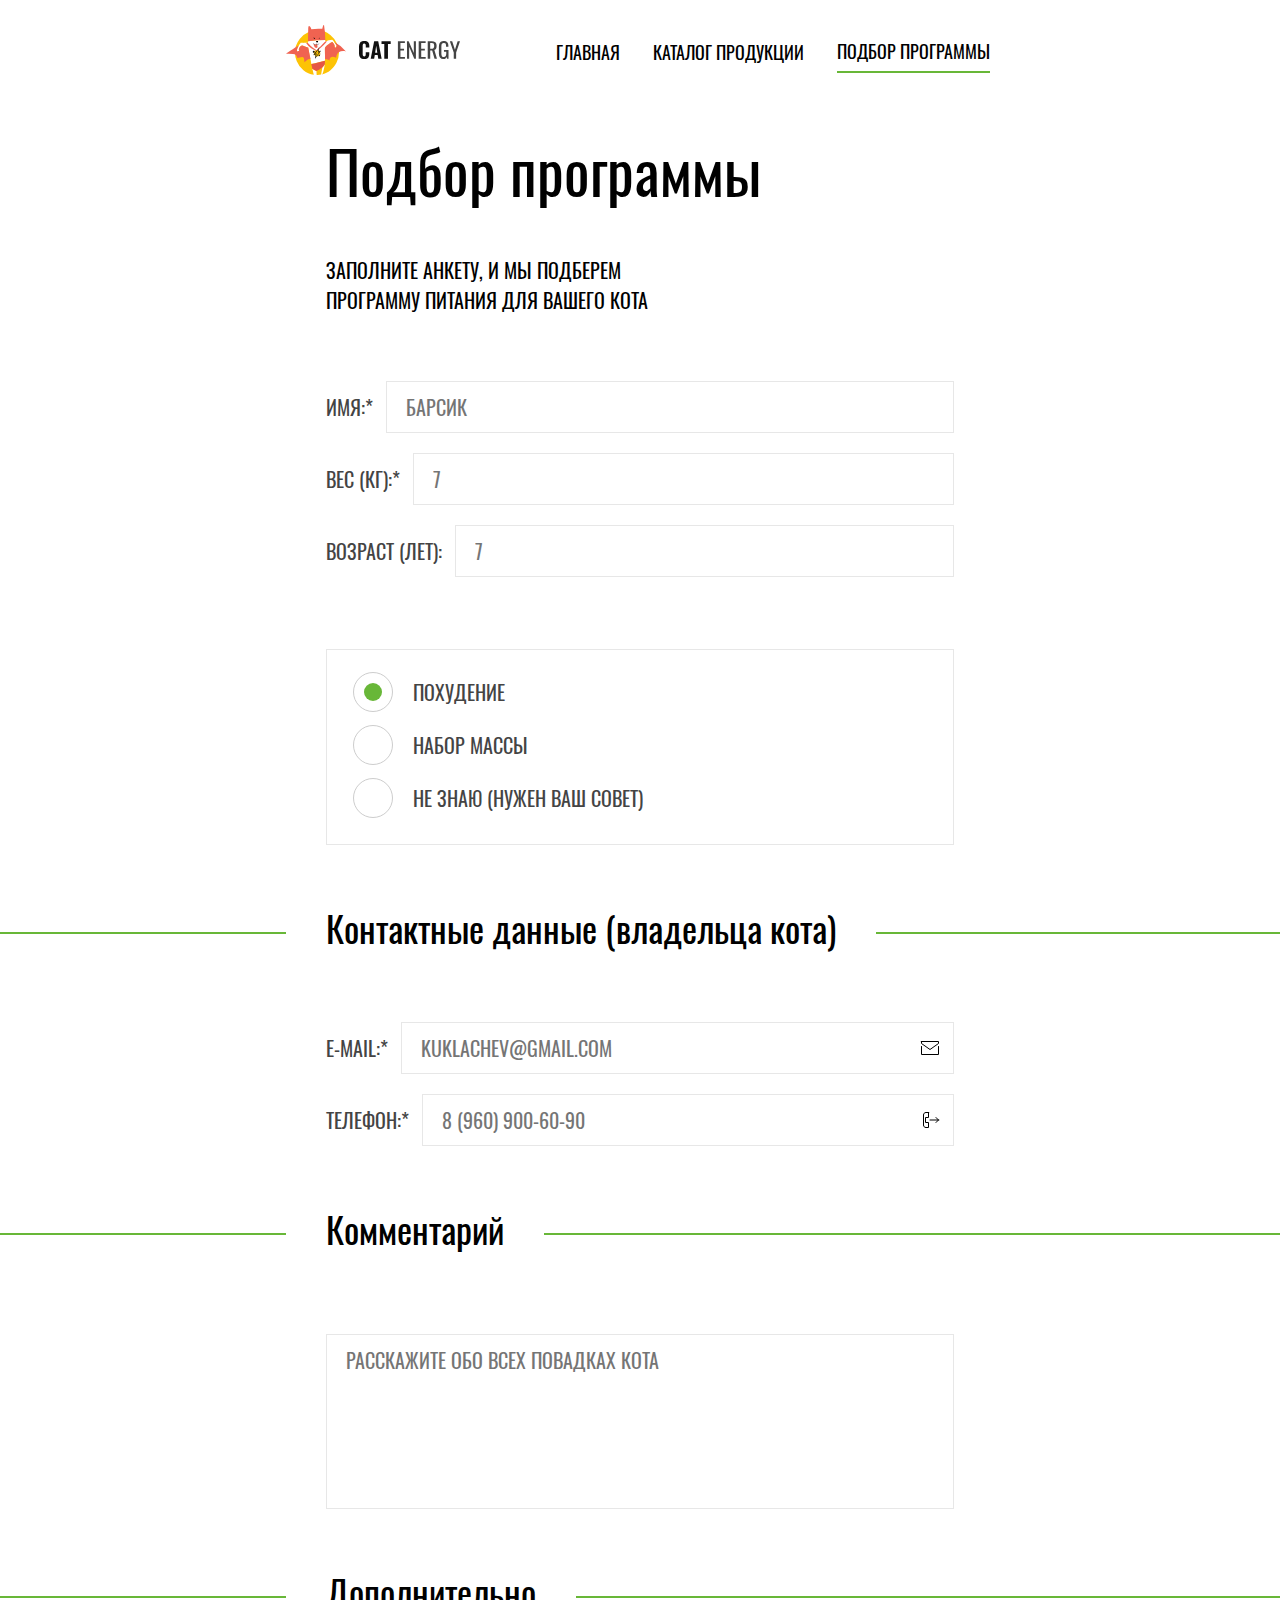
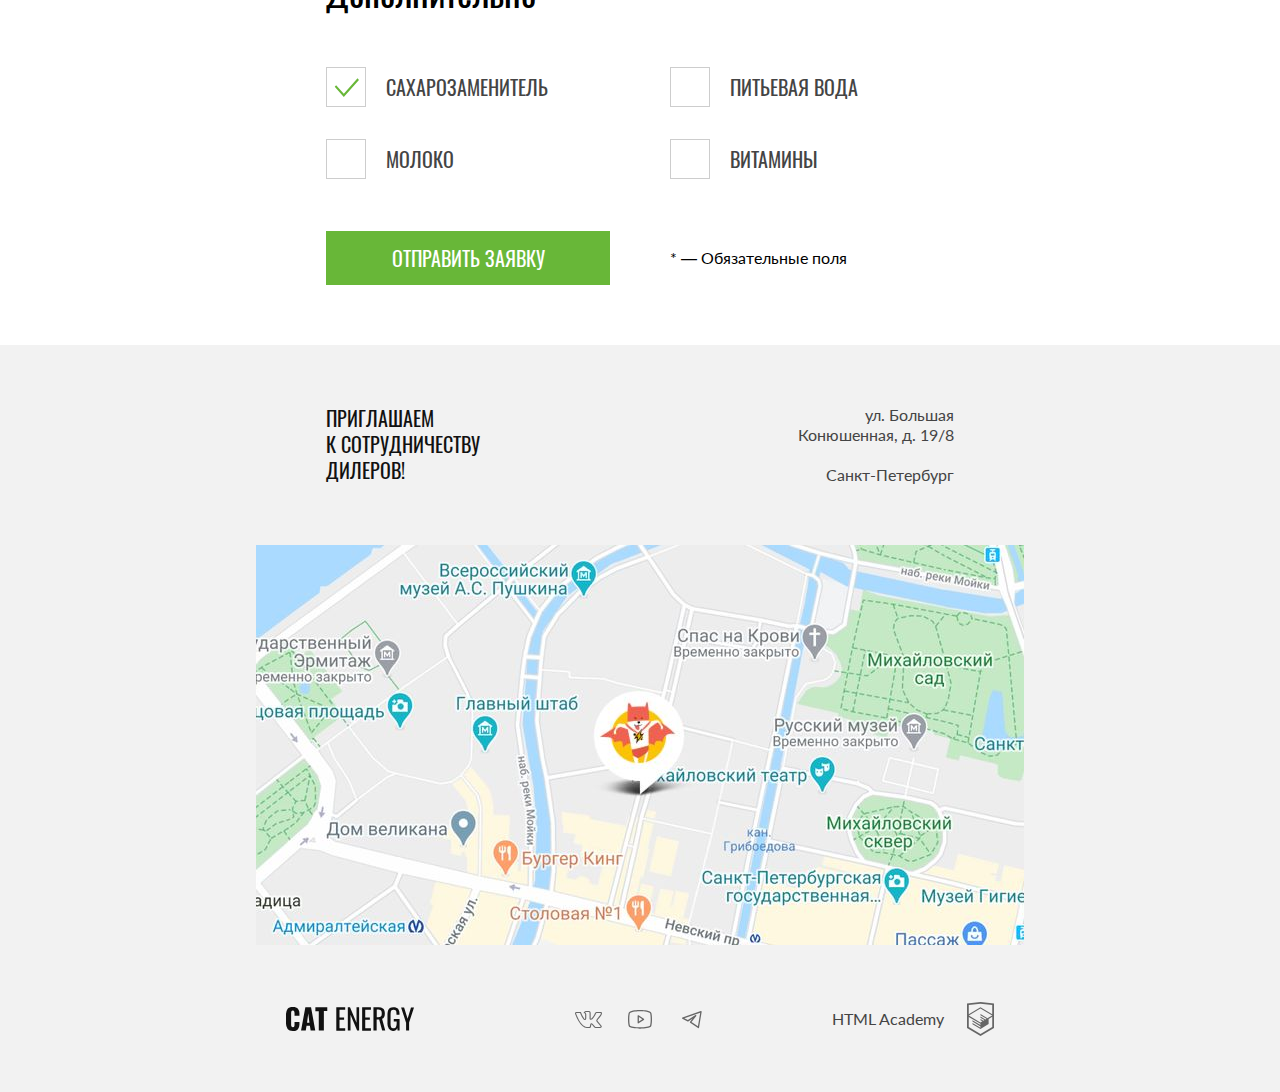
<file: form.html>
<!DOCTYPE html><html class="page" lang="ru"><head><meta charset="UTF-8"><title>Cat Energy - Подбор программы</title><meta name="viewport" content="width=device-width,initial-scale=1"><link rel="stylesheet" href="styles/styles.css"><script src="scripts/index.js" defer="defer"></script><!-- favicons --><link rel="icon" href="favicon.ico"><link rel="icon" href="favicons/icon.svg" type="image/svg+xml"><link rel="apple-touch-icon" href="favicons/180.png"><link rel="manifest" href="manifest.webmanifest"><link rel="preload" href="fonts/lato/Lato-Regular.woff2" type="font/woff2" as="font" crossorigin="anonymous"><link rel="preload" href="fonts/oswald/oswaldregular.woff2" type="font/woff2" as="font" crossorigin="anonymous"></head><body class="page__body"><header class="header"><div class="header__container container"><a class="header__logo" href="index.html"><picture><source width="70" height="59" type="image/svg+xml" media="(min-width: 1440px)" srcset="images/logo-icon-desktop.svg"><source width="60" height="50" type="image/svg+xml" media="(min-width: 768px)" srcset="images/logo-icon-tablet.svg"><img class="header__logo-icon" src="images/logo-icon-mobile.svg" width="33" height="38" alt="Логотип компании."></picture><picture><source width="118" height="21" type="image/svg+xml" media="(min-width: 1440px)" srcset="images/logo-text-desktop.svg"><source width="101" height="18" type="image/svg+xml" media="(min-width: 768px)" srcset="images/logo-text-tablet.svg"><img class="header__logo-text" src="images/logo-text-mobile.svg" width="101" height="18" alt="Кэт Энерджи."></picture></a><!-- модификатор no-js - вариант без js, модификатор closed - меню закрыто, модификатор opened - меню открыто --><nav class="nav nav--no-js"><button class="nav__toggle" type="button"><span class="visually-hidden">Открыть меню.</span></button><ul class="nav__list nav__list--inner"><li class="nav__item"><a class="nav__link" href="index.html">Главная</a></li><li class="nav__item"><a class="nav__link" href="catalog.html">Каталог продукции</a></li><li class="nav__item"><a class="nav__link nav__link--current" href="form.html" aria-current="page">Подбор программы</a></li></ul></nav></div></header><main class="main-container main-container--inner"><section class="program-form"><div class="program-form__container container"><h1 class="program-form__title section-title">Подбор программы</h1><p class="program-form__text">Заполните анкету, и мы подберем программу питания для вашего кота</p><form class="program-form__form" action="https://echo.htmlacademy.ru" method="post"><div class="program-form__wrapper"><fieldset class="program-form__group program-form__group--pet"><legend class="visually-hidden">Данные питомца.</legend><ul class="program-form__list program-form__list--inputs"><li><label class="program-form__label"><span class="program-form__label-text">ИМЯ:*</span><!-- для всех input - модификатор error для ошибок, disabled для отключения --> <input class="program-form__input" type="text" name="pet-name" id="pet-name" placeholder="Барсик" required></label></li><li><label class="program-form__label"><span class="program-form__label-text">Вес (кг):*</span> <input class="program-form__input" type="number" name="pet-weight" id="pet-weight" placeholder="7" required></label></li><li><label class="program-form__label"><span class="program-form__label-text">Возраст (лет):</span> <input class="program-form__input" type="number" name="pet-age" id="pet-age" placeholder="7"></label></li></ul></fieldset><fieldset class="program-form__group program-form__group--program-type"><legend class="visually-hidden">Тип программы.</legend><ul class="program-form__list program-form__list--radio"><li><label class="program-form__form-control form-control"><input class="form-control__input" type="radio" name="diet-plan" value="Похудение" checked="checked"> <span class="form-control__label">Похудение</span></label></li><li><label class="program-form__form-control form-control"><input class="form-control__input" type="radio" name="diet-plan" value="Набор массы"> <span class="form-control__label">Набор массы</span></label></li><li><label class="program-form__form-control form-control"><input class="form-control__input" type="radio" name="diet-plan" value="Не знаю (Нужен ваш совет)"> <span class="form-control__label">Не знаю (Нужен ваш совет)</span></label></li></ul></fieldset><fieldset class="program-form__group program-form__group--owner"><legend class="program-form__group-title title-strikethrough"><span>Контактные данные (владельца кота)</span></legend><ul class="program-form__list program-form__list--inputs"><li><label class="program-form__label program-form__input-wrapper program-form__input-wrapper--email"><span class="program-form__label-text">E-mail:*</span> <input class="program-form__input program-form__input--icon" type="email" name="owner-email" id="owner-email" placeholder="kuklachev@gmail.com" required></label></li><li><label class="program-form__label program-form__input-wrapper program-form__input-wrapper--phone"><span class="program-form__label-text">Телефон:*</span> <input class="program-form__input program-form__input--icon" type="tel" name="owner-phone" id="owner-phone" placeholder="8 (960) 900-60-90" required></label></li></ul></fieldset><fieldset class="program-form__group program-form__group--comments"><legend class="program-form__group-title title-strikethrough"><span>Комментарий</span></legend><label class="visually-hidden" for="owner-comments">Комментарии по заказу.</label> <textarea class="program-form__input program-form__input--textarea" name="owner-comments" id="owner-comments" placeholder="Расскажите обо всех повадках кота"></textarea></fieldset><fieldset class="program-form__group program-form__group--extras"><legend class="program-form__group-title title-strikethrough"><span>Дополнительно</span></legend><ul class="program-form__list program-form__list--checkbox"><li><label class="program-form__form-control form-control"><input class="form-control__input" type="checkbox" name="extra-sweetener" checked="checked"> <span class="form-control__label">Сахарозаменитель</span></label></li><li><label class="program-form__form-control form-control"><input class="form-control__input" type="checkbox" name="extra-water"> <span class="form-control__label">Питьевая вода</span></label></li><li><label class="program-form__form-control form-control"><input class="form-control__input" type="checkbox" name="extra-milk"> <span class="form-control__label">Молоко</span></label></li><li><label class="program-form__form-control form-control"><input class="form-control__input" type="checkbox" name="extra-vitamins"> <span class="form-control__label">Витамины</span></label></li></ul></fieldset></div><footer class="program-form__footer"><button class="program-form__button button button--primary" type="submit">Отправить заявку</button> <span class="program-form__notice">* — Обязательные поля</span></footer></form></div></section><section class="location location--inner-page"><div class="location__wrapper"><h2 class="visually-hidden">Где нас найти.</h2><p class="location__title">Приглашаем к&nbsp;сотрудничеству дилеров!</p><address class="location__address"><p>ул. Большая Конюшенная, д. 19/8</p><p>Санкт-Петербург</p></address></div><div class="location__map-container"><iframe class="location__map" src="https://www.google.com/maps/embed?pb=!1m18!1m12!1m3!1d999.3018527820329!2d30.321757256926784!3d59.93871783729141!2m3!1f0!2f0!3f0!3m2!1i1024!2i768!4f13.1!3m3!1m2!1s0x4696310fca145cc1%3A0x42b32648d8238007!2sBolshaya%20Konyushennaya%20St%2C%2019%2F8%2C%20Sankt-Peterburg%2C%20191186!5e0!3m2!1sen!2sru!4v1705253630885!5m2!1sen!2sru" loading="lazy" referrerpolicy="no-referrer-when-downgrade" title="Офис компании по адресу улица Большая Конюшенная, 19/8, Санкт-Петербург"></iframe></div></section></main><footer class="footer"><div class="footer__container container"><a class="footer__logo" href="index.html"><span class="visually-hidden">Логотип компании - Кэт Энерджи.</span> <svg width="128" height="24"><use href="images/icons/stack.svg#footer-logo"></use></svg></a><section class="footer__socials"><h2 class="visually-hidden">Мы в социальных сетях.</h2><ul class="socials"><li class="socials__item"><a class="socials__link socials__link--vk" href="https://vk.com/htmlacademy"><span class="visually-hidden">ВКонтакте.</span></a></li><li class="socials__item"><a class="socials__link socials__link--youtube" href="https://www.youtube.com/user/htmlacademyru"><span class="visually-hidden" lang="en">YouTube.</span></a></li><li class="socials__item"><a class="socials__link socials__link--telegram" href="https://t.me/htmlacademy"><span class="visually-hidden">Телеграм.</span></a></li></ul></section><section class="footer__credits"><h2 class="visually-hidden">Авторы сайта.</h2><a class="footer__credits-link" href="https://htmlacademy.ru/intensive/adaptive"><p class="footer__credits-text">HTML Academy</p><svg class="footer__credits-logo" width="27" height="34"><use href="images/icons/stack.svg#academy-logo"></use></svg></a></section></div></footer></body></html>
</file>
<file: styles/styles.css>
@charset "UTF-8";@font-face{font-family:"Lato";font-weight:400;font-style:normal;font-display:swap;src:url(../fonts/lato/Lato-Regular.woff2)format("woff2")}@font-face{font-family:"Oswald";font-weight:400;font-style:normal;font-display:swap;src:url(../fonts/oswald/oswaldregular.woff2)format("woff2")}*,::after,::before{box-sizing:border-box}img{max-width:100%;object-fit:cover}.visually-hidden{position:absolute;width:1px;height:1px;margin:-1px;padding:0;border:0;clip:rect(0 0 0 0);overflow:hidden}.container{margin:0 auto;width:280px}@media (min-width:768px){.container{width:708px}}@media (min-width:1440px){.container{width:1220px}}.section-title{margin:0;font-family:"Oswald","Tahoma",sans-serif;font-size:36px;font-weight:400;line-height:36px}@media (min-width:768px){.section-title{font-size:60px;line-height:60px}}.title-strikethrough{position:relative;margin:0;font-family:"Oswald","Tahoma",sans-serif;font-size:24px;font-weight:400;line-height:26px;color:#000}@media (min-width:768px){.title-strikethrough{font-size:36px;line-height:36px}}.title-strikethrough span{z-index:1;display:inline-block;padding:0 20px;background-color:#fff}@media (min-width:768px){.title-strikethrough span{padding:0 40px}}.title-strikethrough::after{content:"";position:absolute;top:15px;left:calc(50% - 50vw);width:100vw;height:2px;z-index:-1;background-color:#68b738}@media (min-width:768px){.title-strikethrough::after{top:22px}}@media (min-width:1440px){.title-strikethrough::after{top:23px}}.button{transition:background-color .2s ease-in,color .2s ease-in;display:inline-block;padding:10px 22px;font-family:"Oswald","Tahoma",sans-serif;font-size:16px;line-height:20px;color:#fff;text-align:center;text-decoration:none;text-transform:uppercase;background-color:#68b738;border:0;cursor:pointer}.button:hover{background-color:#5eaa2f}.button:active{color:rgba(255,255,255,.3)}.button:focus-visible{outline:2px solid #000}.button--disabled,.button:disabled{pointer-events:none;opacity:.3}@media (min-width:768px){.button{padding:14px 26px;font-size:20px;line-height:26px}}.button--secondary{color:#444;background-color:#f2f2f2}.button--secondary:hover{background-color:#ebebeb}.button--secondary:active{color:#444}.page,.page__body{height:100%;min-height:100%}.page__body{display:flex;flex-direction:column;margin:0;font-family:"Lato","Verdana",sans-serif;font-size:14px;line-height:18px;color:#444;background-color:#fff}@media (min-width:768px){.page__body{font-size:16px;line-height:24px}}.header{position:relative;font-family:"Oswald","Tahoma",sans-serif;color:#000}@media (min-width:1440px){.header__wrapper{position:relative;background-image:linear-gradient(rgba(104,183,56,.85),rgba(104,183,56,.85));background-repeat:no-repeat;background-size:50%auto;background-position:right 0;overflow:hidden}.header__wrapper::before{content:"";z-index:-1;position:absolute;top:0;left:50%;display:block;width:100%;height:100%;background-color:#3e3d41;background-image:-webkit-image-set(url(../images/promo-bg-desktop@1x.jpg)1x,url(../images/promo-bg-desktop@2x.jpg)2x);background-image:image-set(url(../images/promo-bg-desktop@1x.jpg)1x,url(../images/promo-bg-desktop@2x.jpg)2x);background-repeat:no-repeat;background-size:auto 100%}}.header__container{position:relative;display:grid;grid-template-columns:auto auto;justify-content:space-between;align-items:center;column-gap:50px;padding-top:13px;padding-bottom:14px}@media (min-width:768px){.header__container{align-items:start;padding:25px 4px 25px 0}}@media (min-width:1440px){.header__container{grid-template-columns:auto 50%;padding:55px 0}}.header__logo{transition:opacity .2s ease-in;flex-shrink:0;display:grid;grid-template-columns:repeat(2,auto);align-items:center;gap:56px;text-decoration:none}.header__logo:focus-visible{outline:2px solid #000}@media (min-width:768px){.header__logo{gap:13px}.header__logo:hover{opacity:.8}.header__logo:active{opacity:.6}}@media (min-width:1440px){.header__logo{gap:14px}}.header__logo-icon,.header__logo-text{transition:opacity .2s ease-in;display:block}.header__logo-icon:hover,.header__logo-text:hover{opacity:.8}.header__logo-icon:active,.header__logo-text:active{opacity:.6}@media (min-width:768px){.header__logo-icon:active,.header__logo-icon:hover,.header__logo-text:active,.header__logo-text:hover{opacity:1}}.nav--closed .nav__list{display:none}@media (min-width:768px){.nav--closed .nav__list{display:flex}}.nav--opened .nav__list{display:flex}.nav--no-js{grid-column:1/-1}@media (min-width:768px){.nav--no-js{grid-column:auto}}.nav--no-js .nav__list{position:relative;left:unset;bottom:-14px;transform:none;display:flex;width:100%}@media (min-width:768px){.nav--no-js .nav__list{bottom:0}}.nav--no-js .nav__item:last-of-type{border-bottom:none}.nav--no-js .nav__toggle,.nav__list{display:none}.nav__list{margin:0;padding:0;list-style:none;z-index:1;position:absolute;left:50%;bottom:0;transform:translate(-50vw,100%);flex-direction:column;width:100vw;background-color:#fff}@media (min-width:768px){.nav__list{position:static;transform:none;display:flex;flex-direction:row;flex-wrap:wrap;justify-content:flex-end;align-items:center;column-gap:33px;padding-top:6px;width:auto;background-color:unset}}@media (min-width:1440px){.nav__list{padding-top:10px}}.nav__toggle{transition:opacity .2s ease-in,transform .2s ease-in;position:relative;display:block;padding:0;width:24px;height:24px;background-color:unset;background-image:linear-gradient(#000,#000);background-size:100% 2px;background-repeat:no-repeat;background-position:center;border:0}.nav__toggle::after,.nav__toggle::before{content:"";position:absolute;left:0;display:block;width:100%;height:2px;background-color:#000;transition:.2s ease-in}.nav__toggle::before{top:3px}.nav__toggle::after{bottom:3px}.nav__toggle:hover{opacity:.6}.nav__toggle:active{opacity:.3}.nav__toggle:focus-visible{outline:2px solid #000;outline-offset:2px}@media (min-width:768px){.nav__toggle{display:none}}.nav--opened .nav__toggle{background-size:0 2px}.nav--opened .nav__toggle::before{top:11px;transform:rotate(46.64deg)}.nav--opened .nav__toggle::after{bottom:11px;transform:rotate(-46.64deg)}.nav__item{border-top:1px solid #e6e6e6}.nav__item:last-of-type{border-bottom:1px solid #e6e6e6}@media (min-width:768px){.nav__item{max-width:170px;border:0}.nav__item:last-of-type{border:0}}.nav__link{transition:opacity .2s ease-in;display:block;padding:22px 20px 23px;font-family:"Oswald","Tahoma",sans-serif;font-size:20px;line-height:20px;color:#000;text-align:center;text-decoration:none;text-transform:uppercase}.nav__link:hover{opacity:.6}.nav__link:active{opacity:.3}.nav__link:focus-visible{outline:2px solid #000}@media (min-width:768px){.nav__link{padding:8px 0;font-size:18px;line-height:24px}}@media (min-width:1440px){.nav__link{padding:6px 0;font-size:20px;line-height:30px;color:#fff}}.nav__link--current{pointer-events:none}@media (min-width:768px){.nav__link--current{border-bottom:2px solid #68b738}}@media (min-width:1440px){.nav__link--current{border-color:currentColor}.nav__list--inner .nav__link{color:#000}.nav__list--inner .nav__link--current{border-color:#68b738}}.main-container{flex-grow:1}.main-container--inner{border-top:1px solid #d9d9d9}@media (min-width:768px){.main-container--inner{border:0}}.promo,.promo::before{background-repeat:no-repeat;background-size:cover}.promo{position:relative;padding-top:27px;padding-bottom:20px;font-family:"Oswald","Tahoma",sans-serif;color:#fff;text-align:center;background-image:linear-gradient(rgba(104,183,56,.85) 302px,transparent 302px)}.promo::before{content:"";z-index:-1;position:absolute;top:0;display:block;width:100%;height:302px;background-color:#3e3d41;background-image:-webkit-image-set(url(../images/promo-bg-mobile@1x.jpg)1x,url(../images/promo-bg-mobile@2x.jpg)2x);background-image:image-set(url(../images/promo-bg-mobile@1x.jpg)1x,url(../images/promo-bg-mobile@2x.jpg)2x);background-position:center}@media (min-width:768px){.promo::before{background-color:unset;background-image:none}.promo{padding-top:40px;padding-bottom:15px;color:#000;text-align:left;background-image:none}}@media (min-width:1440px){.promo{padding-top:55px;padding-bottom:40px}}@media (min-width:768px){.promo__container{position:relative;min-height:780px;padding-left:90px}}@media (min-width:1440px){.promo__container{min-height:430px;padding-left:80px}}.promo__title{margin-bottom:25px}@media (min-width:768px){.promo__title{margin-bottom:40px;max-width:420px;overflow-wrap:break-word}}.promo__subtitle{margin:0 0 29px;line-height:14px;text-transform:uppercase}@media (min-width:768px){.promo__subtitle{margin-bottom:50px;font-size:20px;line-height:20px}}@media (min-width:1440px){.promo__subtitle{max-width:420px;margin-bottom:52px}}.footer__logo img,.promo__img{display:block}@media (min-width:768px){.promo__img{z-index:-1;position:absolute;left:0;bottom:-35px}}@media (min-width:1440px){.promo__img{z-index:0;left:447px;top:-81px}}.promo__button{width:100%}@media (min-width:768px){.promo__button{width:244px}}.programs{padding-bottom:10px}@media (min-width:768px){.programs{padding:15px 0}}@media (min-width:1440px){.programs{padding:82px 0 41px}}.programs__list{margin:0;padding:0;list-style:none;display:grid;grid-template-columns:auto;gap:20px}@media (min-width:768px){.programs__list{gap:30px}}@media (min-width:1440px){.programs__list{grid-template-columns:repeat(2,1fr);gap:40px 80px}}.programs__item{display:grid;grid-template-columns:50px 1fr;column-gap:20px;padding:24px 20px 18px;background-color:#f2f2f2}.programs__item::after,.programs__item::before{content:"";box-sizing:content-box;grid-area:1/1/2/2;display:block;width:50px;height:50px}.programs__item::before{border-radius:50%;background-color:#68b738}.programs__item::after{margin:-10px;padding:10px;background-repeat:no-repeat;background-position:center}.programs__item--slim::after{background-image:url(../images/icons/stack.svg#cat-slim);background-size:36px 53px;background-position-y:5px}.programs__item--strong::after{background-image:url(../images/icons/stack.svg#cat-strong);background-size:67px 28px}@media (min-width:768px){.programs__item{grid-template-columns:1fr 200px;column-gap:53px;padding:77px 63px 53px 52px}.programs__item::before{grid-area:1/2/4/3;width:200px;height:200px;margin-top:15px}.programs__item::after{grid-area:1/2/4/3;width:200px;height:200px;padding:35px;margin:-35px}.programs__item--slim::after{background-size:140px 194px;background-position-y:39px}.programs__item--strong::after{background-size:268px 112px;background-position-y:94px}}@media (min-width:1440px){.programs__item{grid-template-columns:100px 1fr;column-gap:62px;padding:47px 61px 55px 52px}.programs__item::before{grid-area:1/1/2/2;width:100px;height:100px;margin-top:0}.programs__item::after{grid-area:1/1/2/2;width:100px;height:100px;padding:20px;margin:-20px}.programs__item--slim::after{background-size:70px 97px;background-position-y:14px}.programs__item--strong::after{background-size:134px 56px;background-position:1px 40px}}.programs__title{margin:6px 0 29px;font-family:"Oswald","Tahoma",sans-serif;font-size:24px;font-weight:400;line-height:37px;color:#000;text-transform:uppercase}@media (min-width:768px){.programs__title{margin-top:0;margin-bottom:24px;font-size:36px;line-height:36px}}@media (min-width:1440px){.programs__title{margin-top:30px;margin-bottom:73px}}.programs__desc{grid-column:1/-1;margin:0 0 15px;padding-bottom:22px;border-bottom:1px solid #d9d9d9}@media (min-width:768px){.programs__desc{grid-column:1/2;margin-bottom:48px;padding-bottom:0;color:#000;border-bottom:none}}@media (min-width:1440px){.programs__desc{grid-column:1/-1;margin-bottom:23px}}.programs__link{transition:opacity .2s ease-in;grid-column:1/-1;display:flex;flex-wrap:nowrap;gap:17px;align-items:center;padding:4px 0;width:max-content;font-family:"Oswald","Tahoma",sans-serif;font-size:16px;font-weight:400;line-height:16px;color:#000;text-transform:uppercase;text-decoration:none}.programs__link::after{-webkit-mask-image:url(../images/icons/stack.svg#arrow-right);mask-image:url(../images/icons/stack.svg#arrow-right);-webkit-mask-repeat:no-repeat;mask-repeat:no-repeat;-webkit-mask-size:100% 100%;mask-size:100% 100%;-webkit-mask-position:-8px 0;mask-position:-8px 0;transition:mask-position .2s ease-in;transition:mask-position .2s ease-in,-webkit-mask-position .2s ease-in;background-color:currentColor;content:"";display:block;width:32px;height:12px}.programs__link:hover::after{-webkit-mask-position:0 0;mask-position:0 0}.programs__link:active{opacity:.3}.programs__link:focus-visible{outline:2px solid #000}@media (min-width:768px){.programs__link{grid-column:1/2;gap:25px;font-size:20px;line-height:30px}}@media (min-width:1440px){.programs__link{grid-column:1/-1}}.features{padding-top:10px;padding-bottom:49px}@media (min-width:768px){.features{padding-top:30px;padding-bottom:46px;border-bottom:1px solid #e6e6e6}}@media (min-width:1440px){.features{border-bottom:none}}.features__title{padding-bottom:40px;line-height:40px;color:#000}@media (min-width:768px){.features__title{padding-bottom:32px;line-height:60px}}.features__list{margin:0;padding:0;list-style:none;display:grid;grid-template-columns:auto;gap:20px}@media (min-width:768px){.features__list{grid-template-columns:repeat(2,1fr);grid-template-rows:auto 1fr;gap:37px 59px}}@media (min-width:1440px){.features__list{grid-template-columns:repeat(4,1fr);grid-template-rows:auto;gap:37px 74px;margin-right:-4px}}.features__item{display:grid;grid-template-columns:auto 1fr;gap:20px;counter-increment:features}.features__item::before{content:"";display:block;width:60px;height:60px;background-color:#68b738;background-size:30px 32px;background-repeat:no-repeat;background-position:center}.features__item--leaf::before{background-image:url(../images/icons/stack.svg#leaf)}.features__item--water::before{background-image:url(../images/icons/stack.svg#water)}.features__item--cutlery::before{background-image:url(../images/icons/stack.svg#cutlery)}.features__item--scales::before{background-image:url(../images/icons/stack.svg#scales)}@media (min-width:768px){.features__item{grid-template:min-content 1fr/min-content 1fr;gap:31px}.features__item::before{margin-top:40px;width:80px;height:80px}.features__item::after{content:counter(features);z-index:-1;grid-area:1/2/3/3;display:block;width:min-content;height:100%;font-family:"Oswald","Tahoma",sans-serif;font-size:280px;line-height:280px;color:#f2f2f2}}@media (min-width:1440px){.features__item::before{grid-area:1/1/2/2}.features__item::after{grid-area:1/1/3/3;justify-self:end}.features__item:is(:first-of-type)::after{margin-right:25px}}.features__desc{margin:2px 0 0}@media (min-width:768px){.features__desc{max-width:250px;margin-top:0;grid-area:2/1/3/3}}.demo{padding-top:25px;padding-bottom:40px;background-image:linear-gradient(#eaeaea,#eaeaea)}@media (min-width:768px){.demo{padding-top:45px;padding-bottom:101px;background-position:left 0 bottom 0;background-size:100% 462px;background-repeat:no-repeat}}@media (min-width:1440px){.demo{padding-top:23px;padding-bottom:75px;background-image:linear-gradient(#f2f2f2,#f2f2f2)}}.demo__container{display:grid}@media (min-width:1440px){.demo__container{grid-template-columns:1fr auto;column-gap:90px}}.demo__title{margin-bottom:40px;line-height:40px;color:#000}@media (min-width:768px){.demo__title{margin-bottom:60px;line-height:60px}}@media (min-width:1440px){.demo__title{margin-bottom:146px}}.demo__desc{margin:0 0 20px}@media (min-width:768px){.demo__desc{margin-bottom:55px}}@media (min-width:1440px){.demo__desc{grid-column:1/2;margin-bottom:69px;max-width:465px}}.demo__wrapper{display:flex;flex-direction:column;align-items:center;gap:20px;margin-bottom:20px}@media (min-width:768px){.demo__wrapper{flex-direction:row;gap:43px;justify-content:space-between;margin-bottom:90px}}@media (min-width:1440px){.demo__wrapper{flex-direction:column;align-items:start;gap:46px;grid-column:1/2;margin-bottom:0}}.demo__list{display:grid;grid-template-columns:repeat(2,124px);gap:32px;margin:0}@media (min-width:768px){.demo__list{grid-template-columns:repeat(2,162px);gap:43px}}.demo__item{position:relative;margin-bottom:14px;padding:13px 10px 17px;text-align:center;border:1px solid #cdcdcd;border-radius:3px}@media (min-width:768px){.demo__item{padding:14px 10px 19px}}.demo__key{position:absolute;left:50%;bottom:-4px;transform:translate(-50%,50%);padding:0 16px;width:100%;max-width:87px;font-size:12px;line-height:12px;color:#444;text-transform:lowercase;background-color:#eaeaea}@media (min-width:768px){.demo__key{bottom:0;padding:0 8px;max-width:142px;font-size:14px;line-height:14px;background-color:#fff}}@media (min-width:1440px){.demo__key{background-color:#f2f2f2}}.demo__value{margin:0;font-family:"Oswald","Tahoma",sans-serif;font-size:24px;line-height:24px;color:#000;text-transform:uppercase}@media (min-width:768px){.demo__value{font-size:30px;line-height:37px}}.demo__total{display:flex;flex-wrap:wrap;justify-content:center;gap:3px;margin:0;font-family:"Oswald","Tahoma",sans-serif;line-height:20px;text-transform:uppercase}@media (min-width:768px){.demo__total{flex-direction:column;align-self:start;justify-content:flex-end;gap:9px;margin:11px 0 0;font-size:20px;text-align:right}}@media (min-width:1440px){.demo__total{flex-direction:row;gap:65px;margin-top:0}}.demo__slider{margin:0 auto}@media (min-width:1440px){.demo__slider{margin-top:1px;grid-area:1/2/4/3}}.demo-slider{position:relative;display:grid;grid-template-columns:calc(var(--control-position)*100%) auto calc((1 - var(--control-position))*100%);width:280px;height:256px}@media (min-width:768px){.demo-slider{width:560px;height:512px}}.demo-slider__image{display:block;width:100%;height:100%;object-fit:cover}.demo-slider__image--before{object-position:left}.demo-slider__image--after{object-position:right}.demo-slider__control{transition:background-color .2s ease-in,opacity .2s ease-in;position:relative;display:block;margin:0-2px;padding:0;width:4px;height:100%;background-color:#666;border:0;border-radius:2px;cursor:ew-resize}.demo-slider__control::after,.demo-slider__control::before{transition:background-color .2s ease-in,border-color .2s ease-in;content:"";position:absolute;top:50%;left:50%;transform:translate(-50%,-50%);display:block;width:40px;height:40px}.demo-slider__control::before{background-color:#fff;border:2px solid #666;border-radius:50%}.demo-slider__control::after{-webkit-mask-image:url(../images/icons/stack.svg#slider-control);mask-image:url(../images/icons/stack.svg#slider-control);-webkit-mask-repeat:no-repeat;mask-repeat:no-repeat;-webkit-mask-size:24px 18px;mask-size:24px 18px;-webkit-mask-position:center;mask-position:center;background-color:#666}.demo-slider__control:active::before,.demo-slider__control:hover::before{border-color:#68b738}.demo-slider__control:active,.demo-slider__control:active::after,.demo-slider__control:hover,.demo-slider__control:hover::after{background-color:#68b738}.demo-slider__control:active{opacity:.6}.demo-slider__control:focus-visible,.demo-slider__control:focus-visible::before{outline:2px solid #000}.demo-slider--no-js{position:relative;height:auto;min-height:300px;padding-top:45px;align-items:center}.demo-slider--no-js::after,.demo-slider--no-js::before{position:absolute;top:0;display:block;font-family:"Oswald","Tahoma",sans-serif;font-size:24px;line-height:24px;text-transform:uppercase;color:#000}@media (min-width:768px){.demo-slider--no-js::after,.demo-slider--no-js::before{font-size:35px;line-height:35px}}.demo-slider--no-js::before{content:"до";left:25%;transform:translateX(-50%)}.demo-slider--no-js::after{content:"после";right:25%;transform:translateX(50%)}.demo-slider--no-js .demo-slider__image{height:auto;object-fit:contain}.demo-slider--no-js .demo-slider__control{pointer-events:none}.demo-slider--no-js .demo-slider__control::after,.demo-slider--no-js .demo-slider__control::before{content:none}.location{position:relative;background-color:#fff}@media (min-width:1440px){.location{display:grid;grid-template-columns:1fr 1220px 1fr;grid-template-rows:95px auto 105px}}.location--inner-page{background-color:#f2f2f2}.location__wrapper{display:grid;grid-template-columns:repeat(2,140px);justify-content:space-between;margin:0 auto;padding:26px 0;width:280px}@media (min-width:768px){.location__wrapper{grid-template-columns:repeat(2,170px);padding:60px 40px;width:708px}}@media (min-width:1440px){.location__wrapper{z-index:1;grid-area:2/2/3/3;grid-template-columns:170px 157px;margin:0;padding:60px 80px;width:565px;background-color:#fff}}.location__title{margin:0;font-family:"Oswald","Tahoma",sans-serif;font-size:16px;line-height:20px;color:#111;text-transform:uppercase}@media (min-width:768px){.location__title{font-size:20px;line-height:26px}}.location__address{display:flex;flex-direction:column;line-height:20px;font-style:normal}.location__address p{margin:0}@media (min-width:768px){.location__address{row-gap:20px;text-align:right}}@media (min-width:1440px){.location__address{text-align:left}}.location__map-container{width:100%;height:362px;background-image:-webkit-image-set(url(../images/map-mobile@1x.jpg)1x,url(../images/map-mobile@2x.jpg)2x);background-image:image-set(url(../images/map-mobile@1x.jpg)1x,url(../images/map-mobile@2x.jpg)2x);background-repeat:no-repeat;background-position:center;background-size:contain}@media (min-width:768px){.location__map-container{height:400px;background-image:-webkit-image-set(url(../images/map-tablet@1x.jpg)1x,url(../images/map-tablet@2x.jpg)2x);background-image:image-set(url(../images/map-tablet@1x.jpg)1x,url(../images/map-tablet@2x.jpg)2x)}}@media (min-width:1440px){.location__map-container{height:100%;grid-area:1/1/4/4;background-color:#f2f2f2;background-image:-webkit-image-set(url(../images/map-desktop@1x.jpg)1x,url(../images/map-desktop@2x.jpg)2x);background-image:image-set(url(../images/map-desktop@1x.jpg)1x,url(../images/map-desktop@2x.jpg)2x)}}.location__map{display:block;width:100%;min-width:320px;height:100%;border:0}.footer{padding:40px 0;background-color:#f2f2f2}@media (min-width:768px){.footer{padding:55px 0}}@media (min-width:1440px){.footer{padding:66px 0}}.footer__container{display:flex;flex-direction:column;gap:20px}@media (min-width:768px){.footer__container{flex-direction:row;justify-content:space-between;align-items:center;min-height:37px}}.footer__logo{transition:fill .2s ease-in;flex-shrink:0;align-self:center;height:24px;fill:#111}.footer__logo:focus-visible,.footer__logo:hover{fill:#3e3e3e}.footer__logo:active{fill:#6b6b6b}.footer__logo:focus-visible{outline:0}.footer__socials{flex-shrink:0;padding:16px 0;width:100%;border-top:1px solid #d9d9d9;border-bottom:1px solid #d9d9d9}@media (min-width:768px){.footer__socials{margin-left:40px;padding:0;width:auto;border:0}}.footer__credits-link{transition:opacity .2s ease-in;flex-shrink:0;display:flex;justify-content:space-between;align-items:center;gap:23px;color:#444;font-size:16px;line-height:20px;text-decoration:none}.footer__credits-link:hover .footer__credits-logo{fill:#68b738}.footer__credits-link:active{opacity:.3}.footer__credits-link:focus-visible{outline:0}.footer__credits-link:focus-visible .footer__credits-logo{fill:#68b738}@media (min-width:768px){.footer__credits-link{justify-content:flex-end;width:168px}}.footer__credits-text,.product-card__stats-item dd{margin:0}.footer__credits-logo{transition:fill .2s ease-in;display:block;height:34px;fill:#666}.socials{margin:0;padding:0;list-style:none;display:grid;grid-template-columns:repeat(3,auto);gap:10px 24px;justify-content:center}.socials__item,.socials__link{display:block;width:28px;height:28px}.socials__link{-webkit-mask-image:unset;mask-image:unset;-webkit-mask-repeat:no-repeat;mask-repeat:no-repeat;-webkit-mask-size:contain;mask-size:contain;-webkit-mask-position:center;mask-position:center;transition:background-color .2s ease-in,opacity .2s ease-in;background-color:#666}.socials__link:hover{background-color:#68b738}.socials__link:active{opacity:.3}.socials__link:focus-visible{outline:0;background-color:#68b738}.socials__link--vk{-webkit-mask-image:url(../images/icons/stack.svg#vk);mask-image:url(../images/icons/stack.svg#vk)}.socials__link--youtube{-webkit-mask-image:url(../images/icons/stack.svg#youtube);mask-image:url(../images/icons/stack.svg#youtube)}.socials__link--telegram{-webkit-mask-image:url(../images/icons/stack.svg#telegram);mask-image:url(../images/icons/stack.svg#telegram)}.products{padding-top:27px}@media (min-width:768px){.products{padding-top:40px}}@media (min-width:1440px){.products{padding-top:19px}}@media (min-width:768px){.products__container{margin:0 auto;width:708px}}@media (min-width:1440px){.products__container{width:1220px}}.products__title{margin:0 auto 40px;width:280px;color:#000}@media (min-width:768px){.products__title{width:100%;margin:0 0 84px}}.products__list{margin:0;padding:0;list-style:none}@media (min-width:768px){.products__list{display:grid;grid-template-columns:repeat(2,1fr);gap:60px}}@media (min-width:1440px){.products__list{grid-template-columns:repeat(4,1fr);gap:63px 80px}}.product-card{padding:20px 0 24px;border-bottom:1px solid #ebebeb}.product-card:first-of-type{border-top:1px solid #ebebeb}@media (min-width:768px){.product-card{padding:10px 37px 40px;background-image:linear-gradient(#fff 81px,#f2f2f2 81px);border:0}.product-card:first-of-type{border:0}}@media (min-width:1440px){.product-card{padding:10px 38px 40px}}.product-card__container{display:grid;grid-template-columns:repeat(2,1fr);gap:17px 0;margin:0 auto;width:280px}@media (min-width:768px){.product-card__container{grid-template-columns:auto;gap:22px 0;width:auto}}@media (min-width:1440px){.product-card__container{gap:12px 0}}.product-card__img{transition:transform .2s ease-in,opacity .2s ease-in;display:flex;justify-content:center;align-items:center;height:107px}.product-card__img:hover{transform:scale(1.15)}.product-card__img:active{opacity:.6}.product-card__img:focus-visible{outline:2px solid #000;outline-offset:-2px;transform:none}@media (min-width:768px){.product-card__img{height:210px}}.product-card__img img{object-fit:contain;display:block}.product-card__content{display:flex;flex-direction:column;gap:15px 0}@media (min-width:768px){.product-card__content{gap:20px 0}}@media (min-width:1440px){.product-card__content{gap:24px 0}}.product-card__title{margin:0;max-width:95px;font-family:"Oswald","Tahoma",sans-serif;font-size:16px;font-weight:400;line-height:20px;text-transform:uppercase}@media (min-width:768px){.product-card__title{align-self:center;max-width:150px;font-size:20px;line-height:24px;text-align:center}}.product-card__link{transition:opacity .2s ease-in;display:block;color:#222;text-decoration:none}.product-card__link:hover{opacity:.6}.product-card__link:active{opacity:.3}.product-card__link:focus-visible{outline:2px solid #000}.product-card__stats{display:flex;flex-direction:column;margin:0;font-size:12px;line-height:16px}@media (min-width:768px){.product-card__stats{gap:7px 0;font-size:16px;line-height:20px}}@media (min-width:1440px){.product-card__stats{gap:10px 0}}.product-card__stats-item{display:flex;flex-wrap:wrap;justify-content:space-between;gap:15px}@media (min-width:768px){.product-card__stats-item{padding-bottom:4px;border-bottom:1px solid #cdcdcd}}.product-card__button{grid-column:1/-1}@media (min-width:768px){.product-card__button{margin-top:10px;padding:10px 26px;font-size:16px;line-height:20px}}@media (min-width:1440px){.product-card__button{margin-top:20px}}.product-card__text{margin:0;font-size:12px;line-height:16px;text-align:center}@media (min-width:768px){.product-card__text{font-size:16px;line-height:18px}}.product-card--more{position:relative;padding-top:78px}.product-card--more::after,.product-card--more::before{content:"";position:absolute;top:25px;left:50%;transform:translateX(-50%);display:block;width:30px;height:30px;background-size:100% 2px;background-image:linear-gradient(#d3d3d3,#d3d3d3);background-repeat:no-repeat;background-position:center}@media (min-width:768px){.product-card--more::after,.product-card--more::before{top:49px;width:60px;height:60px}}.product-card--more::after{transform:translateX(-50%) rotate(90deg)}@media (min-width:768px){.product-card--more{margin-top:81px;padding:158px 35px 38px;background-image:none;border:2px solid #f2f2f2}}@media (min-width:1440px){.product-card--more{padding:148px 35px 38px}}.product-card--more .product-card__container{display:flex;flex-direction:column;align-items:center;gap:0;height:100%}.product-card--more .product-card__title{margin-bottom:8px;max-width:unset}@media (min-width:768px){.product-card--more .product-card__title{margin-bottom:23px;max-width:175px}}@media (min-width:1440px){.product-card--more .product-card__title{margin-bottom:26px;max-width:170px}}.product-card--more .product-card__text{margin-bottom:21px}@media (min-width:768px){.product-card--more .product-card__text{margin-bottom:0;max-width:200px}}@media (min-width:1440px){.product-card--more .product-card__text{margin-bottom:0;max-width:170px}}.product-card--more .product-card__button{width:100%}@media (min-width:768px){.product-card--more .product-card__button{margin-top:auto}}.extras{padding:25px 0 35px;overflow:hidden}@media (min-width:768px){.extras{padding:70px 0 75px}}@media (min-width:1440px){.extras{padding:76px 0 87px}}.extras__wrapper{display:flex;flex-direction:column;gap:35px}@media (min-width:768px){.extras__wrapper{gap:70px}}@media (min-width:1440px){.extras__wrapper{display:grid;grid-template-columns:1fr 245px;align-items:start;gap:80px}}.extras__title{margin-bottom:35px;line-height:24px}@media (min-width:768px){.extras__title{margin-bottom:80px;line-height:36px}}@media (min-width:1440px){.extras__title{margin-bottom:79px}}.extras__title span{margin-left:-20px}@media (min-width:768px){.extras__title span{margin-left:0}}@media (min-width:1440px){.extras__title span{margin-left:-40px}}.extras__list{margin:0;padding:0;list-style:none}.extras__banner{display:flex;flex-direction:column;justify-content:space-between;align-items:center;padding:58px 61px 43px 58px;min-height:290px;font-size:16px;line-height:20px;color:#fff;background-color:#f2f2f2;background-image:linear-gradient(rgba(104,183,56,.85),rgba(104,183,56,.85)),-webkit-image-set(url(../images/banner-bg-mobile@1x.jpg)1x,url(../images/banner-bg-mobile@2x.jpg)2x);background-image:linear-gradient(rgba(104,183,56,.85),rgba(104,183,56,.85)),image-set(url(../images/banner-bg-mobile@1x.jpg)1x,url(../images/banner-bg-mobile@2x.jpg)2x);background-position:center;background-size:cover}@media (min-width:768px){.extras__banner{flex-direction:row;padding:57px 125px 60px 77px;min-height:200px;background-image:linear-gradient(rgba(104,183,56,.85),rgba(104,183,56,.85)),-webkit-image-set(url(../images/banner-bg-tablet@1x.jpg)1x,url(../images/banner-bg-tablet@2x.jpg)2x);background-image:linear-gradient(rgba(104,183,56,.85),rgba(104,183,56,.85)),image-set(url(../images/banner-bg-tablet@1x.jpg)1x,url(../images/banner-bg-tablet@2x.jpg)2x)}}@media (min-width:1440px){.extras__banner{flex-direction:column;margin-left:0;padding:56px 42px 43px;min-height:288px;background-image:linear-gradient(rgba(104,183,56,.85),rgba(104,183,56,.85)),-webkit-image-set(url(../images/banner-bg-desktop@1x.jpg)1x,url(../images/banner-bg-desktop@2x.jpg)2x);background-image:linear-gradient(rgba(104,183,56,.85),rgba(104,183,56,.85)),image-set(url(../images/banner-bg-desktop@1x.jpg)1x,url(../images/banner-bg-desktop@2x.jpg)2x)}}.extras__banner::before{content:"";display:block;width:78px;height:81px;background-image:url(../images/icons/stack.svg#gift)}@media (min-width:768px){.extras__banner::before{margin-left:0;width:80px;height:83px}}.extras__banner-text{margin:0;text-align:center}@media (min-width:768px){.extras__banner-text{width:161px;text-align:left}}@media (min-width:1440px){.extras__banner-text{text-align:center}}.extra-card{display:flex;flex-direction:column;padding:13px 0 18px;border-bottom:1px solid #cdcdcd}.extra-card:first-of-type{border-top:1px solid #cdcdcd}@media (min-width:768px){.extra-card{display:grid;grid-template-columns:auto auto;justify-content:space-between;gap:23px;padding:27px 37px;border-left:1px solid #cdcdcd;border-right:1px solid #cdcdcd}.extra-card:first-of-type{margin-bottom:0}}@media (min-width:1440px){.extra-card{grid-template-columns:1fr 285px 244px;gap:40px;align-items:center;padding:15px 0 16px;border-left:none;border-right:none}}.extra-card__title{margin:0 0 13px;font-family:"Oswald","Tahoma",sans-serif;font-size:16px;font-weight:400;line-height:16px;color:#222;text-transform:uppercase}@media (min-width:768px){.extra-card__title{margin-bottom:0;font-size:20px;line-height:20px}}@media (min-width:1440px){.extra-card__title{margin-right:auto}}.extra-card__stats{display:grid;grid-template-columns:auto 60px;justify-content:space-between;gap:32px;margin:0 0 15px;line-height:14px}@media (min-width:768px){.extra-card__stats{margin-bottom:0;line-height:20px;text-align:right}}@media (min-width:1440px){.extra-card__stats{margin-right:0}}.extra-card__stats dd{text-align:right;margin:0}@media (min-width:768px){.extra-card__button{grid-column:1/-1;padding:10px 26px;font-size:16px;line-height:20px}}@media (min-width:1440px){.extra-card__button{grid-column:-2/-1}}.program-form{overflow:hidden;padding:27px 0 32px}@media (min-width:768px){.program-form{padding:40px 0 60px}}@media (min-width:1440px){.program-form{padding:19px 0 79px}}@media (min-width:768px){.program-form__container{padding:0 40px}}@media (min-width:1440px){.program-form__container{padding:0}}.program-form__title{margin-bottom:37px;color:#000}@media (min-width:768px){.program-form__title{margin-bottom:55px}}.program-form__text{margin:0 0 39px;max-width:250px;font-family:"Oswald","Tahoma",sans-serif;color:#000;text-transform:uppercase}@media (min-width:768px){.program-form__text{max-width:350px;margin-bottom:66px;font-size:20px;line-height:30px}}.program-form__wrapper{display:flex;flex-direction:column;gap:23px;margin-bottom:34px}@media (min-width:768px){.program-form__wrapper{gap:65px;margin-bottom:52px}}@media (min-width:1440px){.program-form__wrapper{display:grid;grid-template-columns:repeat(2,1fr);align-items:center;gap:70px 80px;margin-bottom:60px}}.program-form__group{display:flex;flex-direction:column;gap:35px;margin:0;padding:0;border:0}@media (min-width:768px){.program-form__group{gap:76px}}.program-form__group--comments{gap:38px}@media (min-width:768px){.program-form__group--comments{gap:87px}}@media (min-width:1440px){.program-form__group--comments{gap:78px}}@media (min-width:768px){.program-form__group--extras{gap:57px}}@media (min-width:1440px){.program-form__group--comments,.program-form__group--extras,.program-form__group--owner{grid-column:1/-1}}.program-form__group--program-type{position:relative;padding:23px 0 19px;margin-bottom:3px}.program-form__group--program-type::after,.program-form__group--program-type::before{content:"";position:absolute;left:calc(50% - 50vw);display:block;width:100vw;height:1px;background-color:#d9d9d9}.program-form__group--program-type::before{top:0}.program-form__group--program-type::after{bottom:0}@media (min-width:768px){.program-form__group--program-type{margin-top:7px;margin-bottom:0;padding:22px 26px 26px;border:1px solid #e7e7e7}.program-form__group--program-type::after,.program-form__group--program-type::before{content:none}}@media (min-width:1440px){.program-form__group--program-type{margin-top:0;padding:24px 27px}}.program-form__group-title{float:inline-start;padding:0;width:100%}.program-form__group-title span{margin-left:-20px;max-width:225px}@media (min-width:768px){.program-form__group-title span{margin-left:-40px;max-width:unset}}.program-form__list{margin:0;padding:0;list-style:none;display:flex;flex-direction:column}.program-form__list--inputs{gap:14px}@media (min-width:768px){.program-form__list--inputs{gap:20px}}.program-form__list--radio{gap:13px}.program-form__list--checkbox{gap:12px}@media (min-width:768px){.program-form__list--checkbox{display:grid;grid-template-columns:repeat(2,1fr);gap:32px 60px}}@media (min-width:1440px){.program-form__list--checkbox{display:grid;grid-template-columns:repeat(4,1fr);gap:40px 80px}.program-form__group--owner .program-form__list{display:grid;grid-template-columns:repeat(2,1fr);gap:40px 80px}}.program-form__label{display:grid;grid-template-columns:fit-content(35%) 1fr;align-items:center;gap:13px;font-family:"Oswald","Tahoma",sans-serif;font-size:16px;text-transform:uppercase}@media (min-width:768px){.program-form__label{font-size:20px;line-height:30px}}.program-form__input-wrapper{position:relative}.program-form__input-wrapper::before{-webkit-mask-image:unset;mask-image:unset;-webkit-mask-repeat:no-repeat;mask-repeat:no-repeat;-webkit-mask-size:contain;mask-size:contain;-webkit-mask-position:center;mask-position:center;transition:background-color .2s ease-in;content:"";position:absolute;top:50%;right:12px;transform:translateY(-50%);display:block;width:20px;height:20px;background-color:#000}@media (min-width:768px){.program-form__input-wrapper::before{right:14px}}@media (min-width:1440px){.program-form__input-wrapper::before{right:16px}}.program-form__input-wrapper:has(>.program-form__input:focus-visible)::before{background-color:#68b738}.program-form__input-wrapper:has(>.program-form__input--error)::before,.program-form__input-wrapper:has(>.program-form__input:user-invalid)::before{background-color:#ff8282}.program-form__input-wrapper:has(>.program-form__input--disabled)::before,.program-form__input-wrapper:has(>.program-form__input:disabled)::before{opacity:.3}.program-form__input-wrapper--email::before{-webkit-mask-image:url(../images/icons/stack.svg#email);mask-image:url(../images/icons/stack.svg#email)}.program-form__input-wrapper--phone::before{-webkit-mask-image:url(../images/icons/stack.svg#phone);mask-image:url(../images/icons/stack.svg#phone)}.program-form__input{transition:border-color .2s ease-in;padding:13px 14px 12px;width:100%;height:45px;font-family:"Oswald","Tahoma",sans-serif;font-size:16px;line-height:18px;color:#444;text-transform:uppercase;border:1px solid #e7e7e7}.program-form__input,.program-form__input[type=number]{-webkit-appearance:textfield;appearance:textfield}.program-form__input[type=number]::-webkit-inner-spin-button,.program-form__input[type=number]::-webkit-outer-spin-button{-webkit-appearance:none;appearance:none}.program-form__input:hover{border-color:#cdcdcd}.program-form__input:focus-visible{border-color:#444;outline:1px solid #444}.program-form__input--error,.program-form__input:user-invalid{border-color:#ff8282;outline:1px solid #ff8282}.program-form__input--disabled,.program-form__input:disabled{border-color:#e7e7e7;opacity:.3;pointer-events:none}@media (min-width:768px){.program-form__input{padding:10px 19px;height:52px;font-size:20px;line-height:30px}}.program-form__input--icon{padding-right:42px}@media (min-width:768px){.program-form__input--icon{padding-right:46px}}@media (min-width:1440px){.program-form__input--icon{padding-right:50px}}.program-form__input--textarea{display:block;height:150px;resize:none}@media (min-width:768px){.program-form__input--textarea{height:175px}}.program-form__footer{display:flex;flex-direction:column;align-items:center;gap:21px}@media (min-width:768px){.program-form__footer{display:grid;grid-template-columns:repeat(2,1fr);gap:60px}}@media (min-width:1440px){.program-form__footer{gap:80px}}.program-form__button{width:100%}.program-form__notice{font-size:14px;line-height:16px;color:#000}@media (min-width:768px){.program-form__notice{font-size:16px}}.form-control{display:grid;grid-template-columns:auto 1fr;align-items:center;gap:15px;width:-moz-fit-content;width:fit-content}@media (min-width:768px){.form-control{gap:20px}}.form-control__input{transition:border-color .2s ease-in,opacity .2s ease-in;position:relative;width:30px;height:30px;margin:0;border:1px solid #cdcdcd;-webkit-appearance:none;appearance:none}.form-control__input:hover{border-color:#bababa}.form-control__input:active,.form-control__input:active~.form-control__label{opacity:.6}.form-control__input:focus-visible{outline:2px solid #000}.form-control__input:disabled{border-color:#cdcdcd}.form-control__input:disabled,.form-control__input:disabled~.form-control__label{opacity:.3;pointer-events:none}@media (min-width:768px){.form-control__input{width:40px;height:40px}}.form-control__input[type=checkbox]:checked::before{-webkit-mask-image:url(../images/icons/stack.svg#tick);mask-image:url(../images/icons/stack.svg#tick);-webkit-mask-repeat:no-repeat;mask-repeat:no-repeat;-webkit-mask-size:26px 26px;mask-size:26px 26px;-webkit-mask-position:center;mask-position:center;content:"";position:absolute;top:50%;left:50%;transform:translate(-50%,-50%);width:100%;height:100%;background-color:#68b738}@media (min-width:768px){.form-control__input[type=checkbox]:checked::before{-webkit-mask-size:35px 35px;mask-size:35px 35px}}.form-control__input[type=radio]{border-radius:50%}.form-control__input[type=radio]:checked::before{content:"";position:absolute;top:50%;left:50%;transform:translate(-50%,-50%);width:13px;height:13px;background-color:#68b738;border-radius:50%}@media (min-width:768px){.form-control__input[type=radio]:checked::before{width:18px;height:18px}}.form-control__label{transition:opacity .2s ease-in;font-family:"Oswald","Tahoma",sans-serif;font-size:16px;line-height:18px;text-transform:uppercase}@media (min-width:768px){.form-control__label{font-size:20px;line-height:30px}}
</file>
